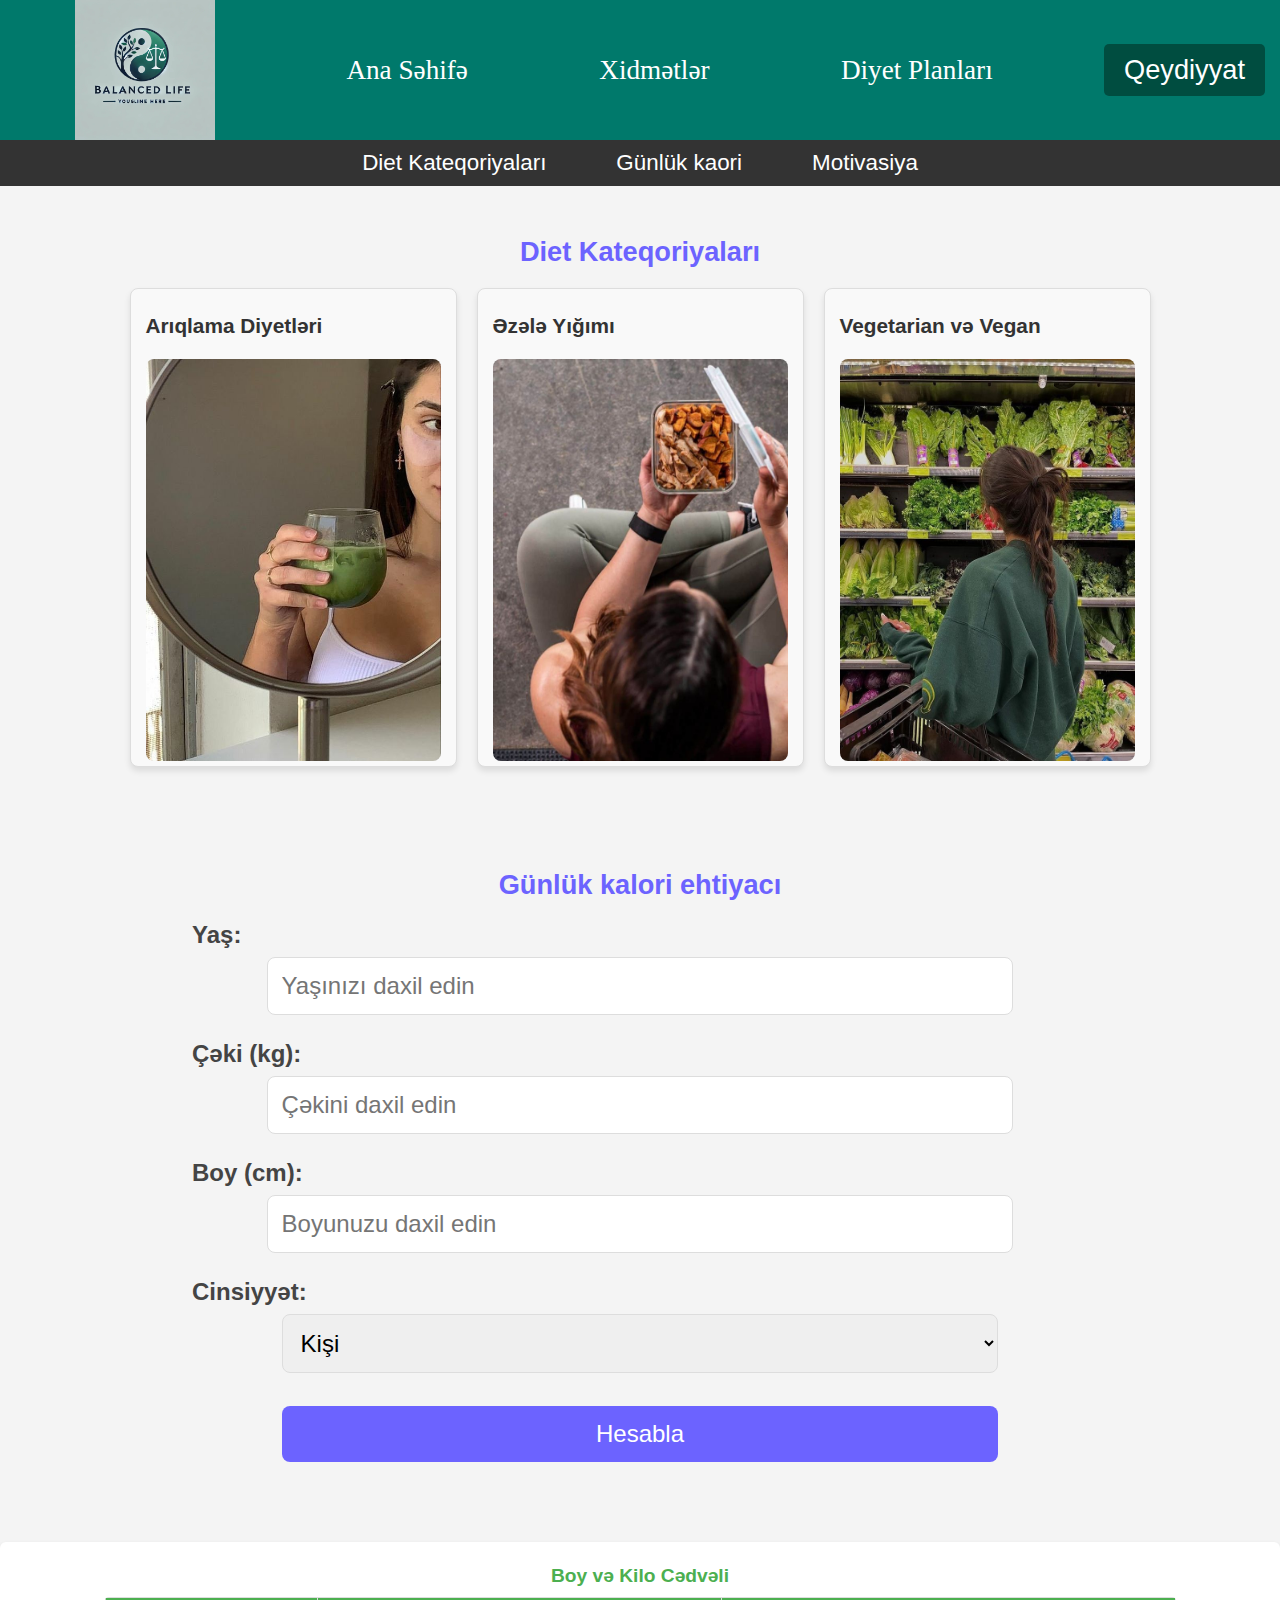
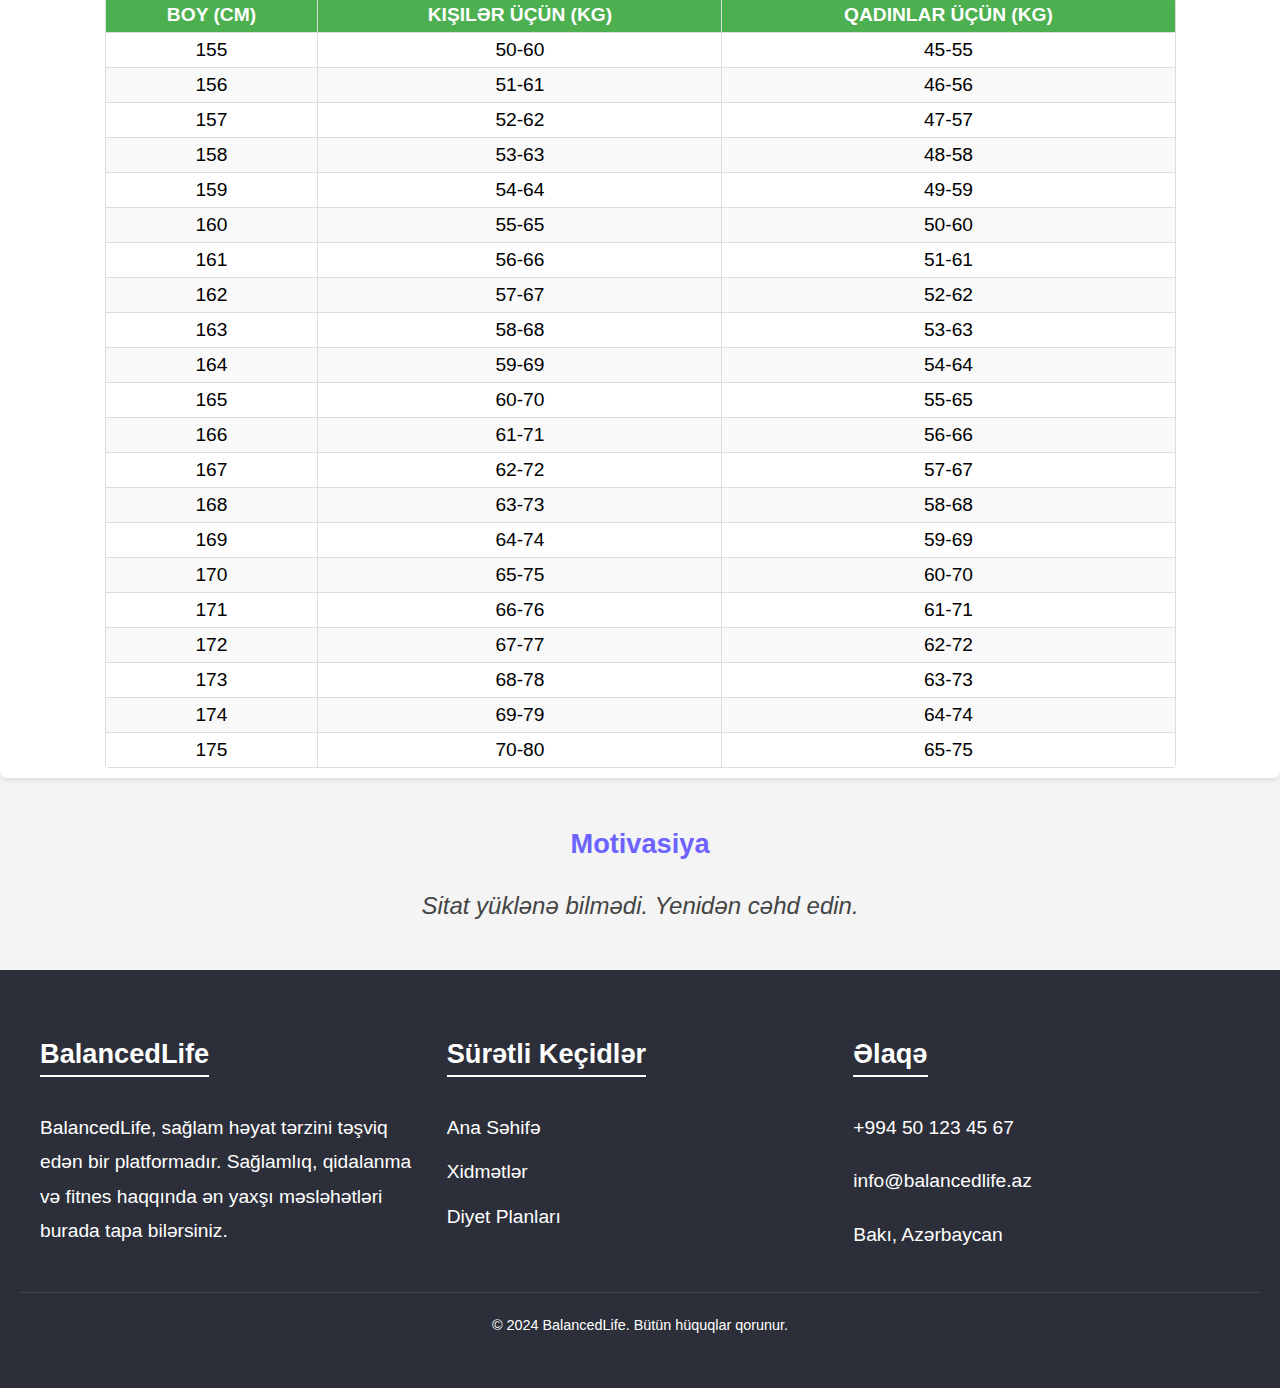
<file: dietplan/dietplan.html>
<!DOCTYPE html>
<html lang="en">
<head>
    <meta charset="UTF-8">
    <meta name="viewport" content="width=device-width, initial-scale=1.0">
    <title>Diyet Planları</title>
    <link rel="stylesheet" href="dietplan.css">
</head>
<body>
    <header id="header">
        <img src="../images/blife1.jpg" alt="" class="balancedlife">
        <a href="../index.html">Ana Səhifə</a>
        <a href="../services/services.html">Xidmətlər</a>
        <a href="../dietplan/dietplan.html">Diyet Planları</a>
        <button class="register-button " id="registerButton" >Qeydiyyat</button>
        <div class="burger-menu-icon" id="burger-icon"> 
            <img src="../images/menu-bar.png" alt="burger menu"> 
        </div>
        <div class="menu">
             <a href="../index.html">Ana Səhifə</a> 
             <a href="../services/services.html">Xidmətlər</a> 
             <a href="../dietplan/dietplan.html">Diyet Planları</a> 
             <button class="register-button" id="registerButton">Qeydiyyat</button> 
        </div>
    </header>

    <nav class="navigation">
        <ul>
            <li><a href="#categories">Diet Kateqoriyaları</a></li>
            <li><a href="#personal-plan">Günlük kaori</a></li>
            <li><a href="#motivation">Motivasiya</a></li>
            <!-- <li><a href="#tips">Hədəflər</a></li> -->
        </ul>
    </nav>

    <main>
        <section id="categories" class="section">
            <h2>Diet Kateqoriyaları</h2>
            <div class="categories">
                <div class="category-card">
                    <a href="../weight-loss/weight-loss.html" >
                        <h3>Arıqlama Diyetləri</h3>
                        <img src="../images/balans.jpg" alt="Weight Loss Diet">
                    </a>
                </div>
                <div class="category-card">
                    <a href="../muscle-gain/muscle-gain.html" >
                        <h3>Əzələ Yığımı</h3>
                        <img src="../images/woman.jpg" alt="Muscle Gain Diet">
                    </a>
                </div>
                <div class="category-card">
                    <a href="../vegan-diet/vegan-diet.html" >
                        <h3>Vegetarian və Vegan</h3>
                        <img src="../images/veganwomen.jpg" alt="Vegan Diet">
                    </a>
                </div>
            </div>
        </section>
        

        <section id="personal-plan" class="section daily-calory">
            <h2>Günlük kalori ehtiyacı</h2>
            <form id="diet-form">
                <label>Yaş:
                    <input type="text" name="age" placeholder="Yaşınızı daxil edin" required>
                </label>
                <label>Çəki (kg):
                    <input type="text" name="weight" placeholder="Çəkini daxil edin" required>
                </label>
                <label>Boy (cm):
                    <input type="text" name="height" placeholder="Boyunuzu daxil edin" required>
                </label>
                <label>Cinsiyyət:
                    <select name="gender" required>
                        <option value="male">Kişi</option>
                        <option value="female">Qadın</option>
                    </select>
                </label>
                <button type="submit">Hesabla</button>
            </form>
            <div id="result-container"></div>
        </section>


        <section class="container">
            <h1>Boy və Kilo Cədvəli</h1>
            <table>
                <thead>
                  <tr>
                    <th>Boy (cm)</th>
                    <th>Kişilər üçün (kg)</th>
                    <th>Qadınlar üçün (kg)</th>
                  </tr>
                </thead>
                <tbody>
                  <!-- <tr><td>150</td><td>45-55</td><td>40-50</td></tr>
                  <tr><td>151</td><td>46-56</td><td>41-51</td></tr>
                  <tr><td>152</td><td>47-57</td><td>42-52</td></tr>
                  <tr><td>153</td><td>48-58</td><td>43-53</td></tr>
                  <tr><td>154</td><td>49-59</td><td>44-54</td></tr> -->
                  <tr><td>155</td><td>50-60</td><td>45-55</td></tr>
                  <tr><td>156</td><td>51-61</td><td>46-56</td></tr>
                  <tr><td>157</td><td>52-62</td><td>47-57</td></tr>
                  <tr><td>158</td><td>53-63</td><td>48-58</td></tr>
                  <tr><td>159</td><td>54-64</td><td>49-59</td></tr>
                  <tr><td>160</td><td>55-65</td><td>50-60</td></tr>
                  <tr><td>161</td><td>56-66</td><td>51-61</td></tr>
                  <tr><td>162</td><td>57-67</td><td>52-62</td></tr>
                  <tr><td>163</td><td>58-68</td><td>53-63</td></tr>
                  <tr><td>164</td><td>59-69</td><td>54-64</td></tr>
                  <tr><td>165</td><td>60-70</td><td>55-65</td></tr>
                  <tr><td>166</td><td>61-71</td><td>56-66</td></tr>
                  <tr><td>167</td><td>62-72</td><td>57-67</td></tr>
                  <tr><td>168</td><td>63-73</td><td>58-68</td></tr>
                  <tr><td>169</td><td>64-74</td><td>59-69</td></tr>
                  <tr><td>170</td><td>65-75</td><td>60-70</td></tr>
                  <tr><td>171</td><td>66-76</td><td>61-71</td></tr>
                  <tr><td>172</td><td>67-77</td><td>62-72</td></tr>
                  <tr><td>173</td><td>68-78</td><td>63-73</td></tr>
                  <tr><td>174</td><td>69-79</td><td>64-74</td></tr>
                  <tr><td>175</td><td>70-80</td><td>65-75</td></tr>
                  <!-- <tr><td>176</td><td>71-81</td><td>66-76</td></tr>
                  <tr><td>177</td><td>72-82</td><td>67-77</td></tr>
                  <tr><td>178</td><td>73-83</td><td>68-78</td></tr>
                  <tr><td>179</td><td>74-84</td><td>69-79</td></tr>
                  <tr><td>180</td><td>75-85</td><td>70-80</td></tr> -->
                </tbody>
              </table>
              
          </section>

        <section id="motivation" class="section">
            <h2>Motivasiya</h2>
            <div id="goal-container">
                <p id="quote">Sitat burada görsənəcək</p>
                <p id="author"></p>
            </div>
        </section>
        
        <!-- <section id="tips" class="section">
            <h2>Hədəf</h2>
            <div id="goal-container">
                <form id="goal-form">
                    <input type="text" id="goal-input" placeholder="Bugünkü məqsədinizi yazın" required>
                    <button type="submit" class="goal-button">Əlavə et</button>
                </form>
                <ul id="goal-list"></ul>
            </div>
        </section> -->
    </main>

    <footer>
        <div class="footer-container">
            <div class="footer-section about">
                <h3>BalancedLife</h3>
                <p>BalancedLife, sağlam həyat tərzini təşviq edən bir platformadır. Sağlamlıq, qidalanma və fitnes haqqında ən yaxşı məsləhətləri burada tapa bilərsiniz.</p>
            </div>
            <div class="footer-section links">
                <h3>Sürətli Keçidlər</h3>
                <ul>
                    <li><a href="../index.html">Ana Səhifə</a></li>
                    <li><a href="../services//services.html">Xidmətlər</a></li>
                    <li><a href="../dietplan/dietplan.html">Diyet Planları</a></li>
                </ul>
            </div>
            <div class="footer-section contact">
                <h3>Əlaqə</h3>
                <p><i class="fas fa-phone"></i> +994 50 123 45 67</p>
                <p><i class="fas fa-envelope"></i> info@balancedlife.az</p>
                <p><i class="fas fa-map-marker-alt"></i> Bakı, Azərbaycan</p>
            </div>
        </div>

        <div class="footer-bottom">
            <p>&copy; 2024 BalancedLife. Bütün hüquqlar qorunur.</p>
        </div>
    </footer>

    <script src="dietplan.js"></script>
</body>
</html>
</file>
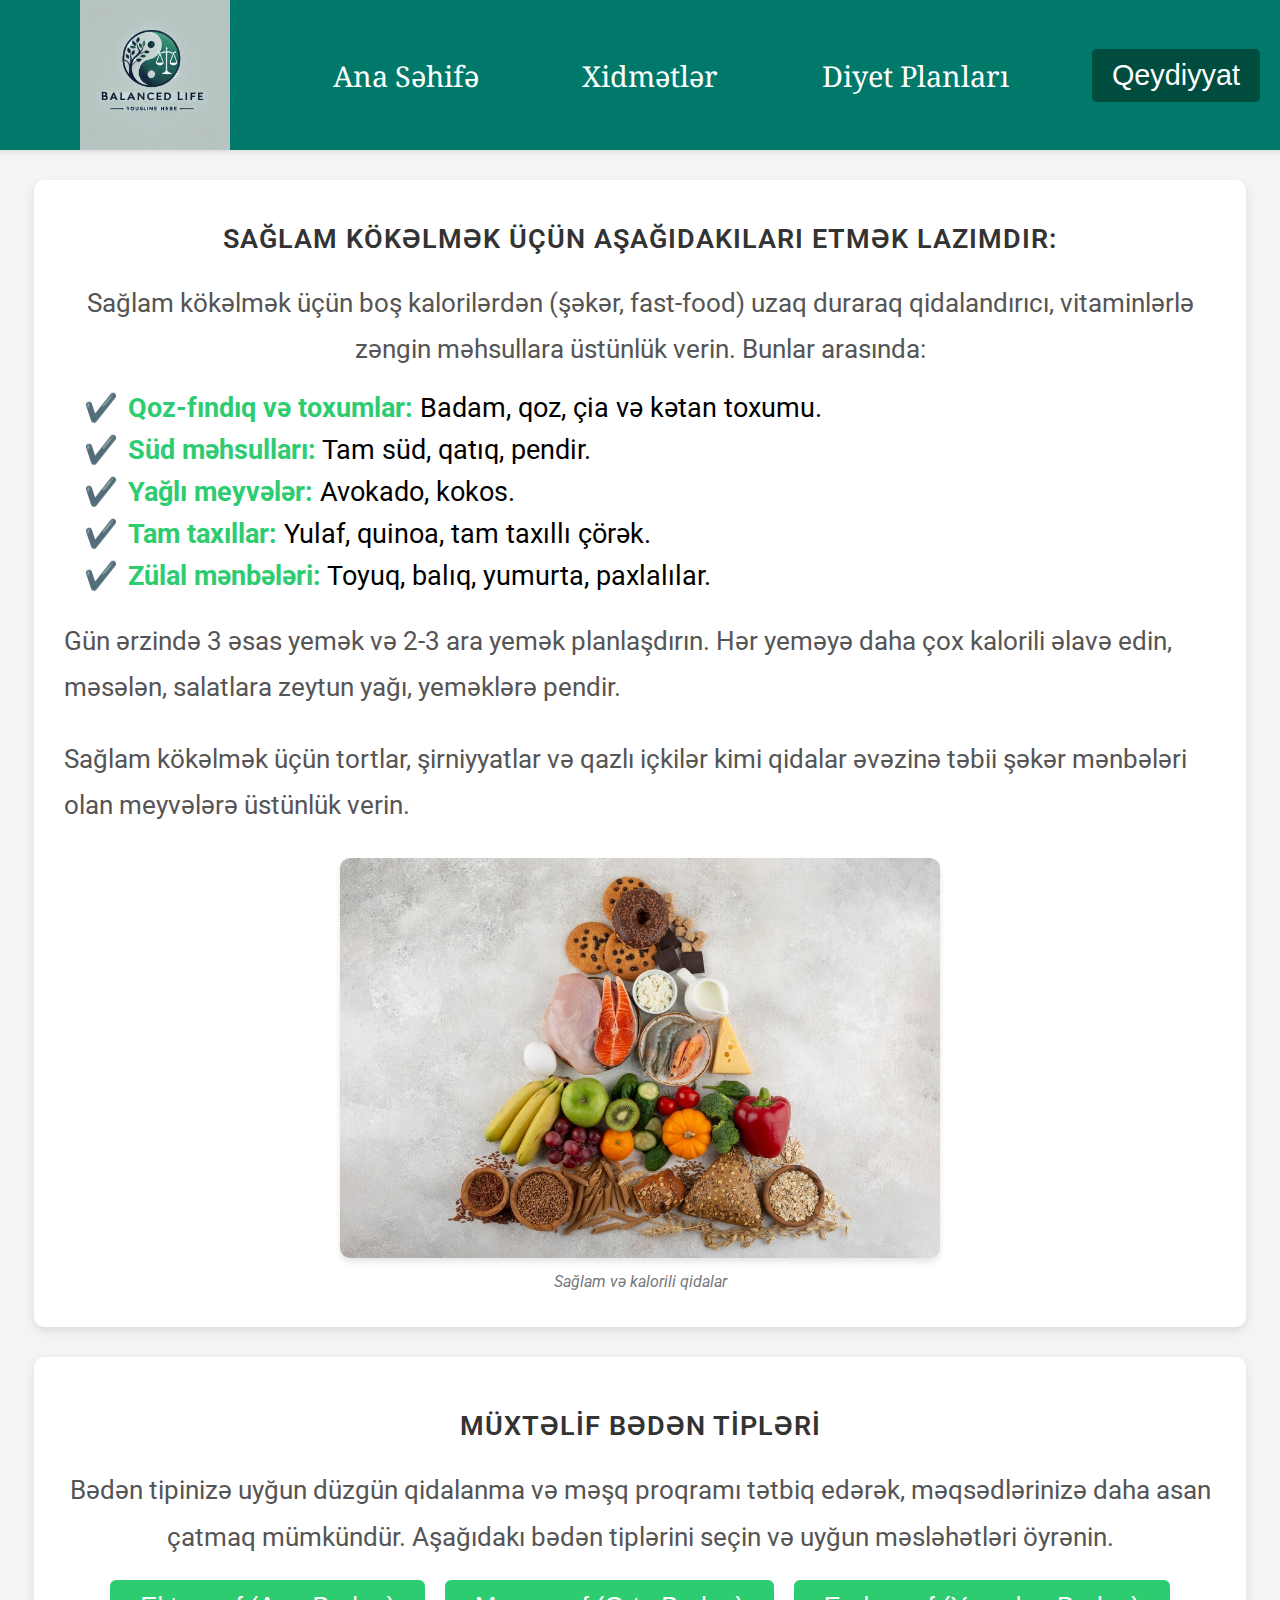
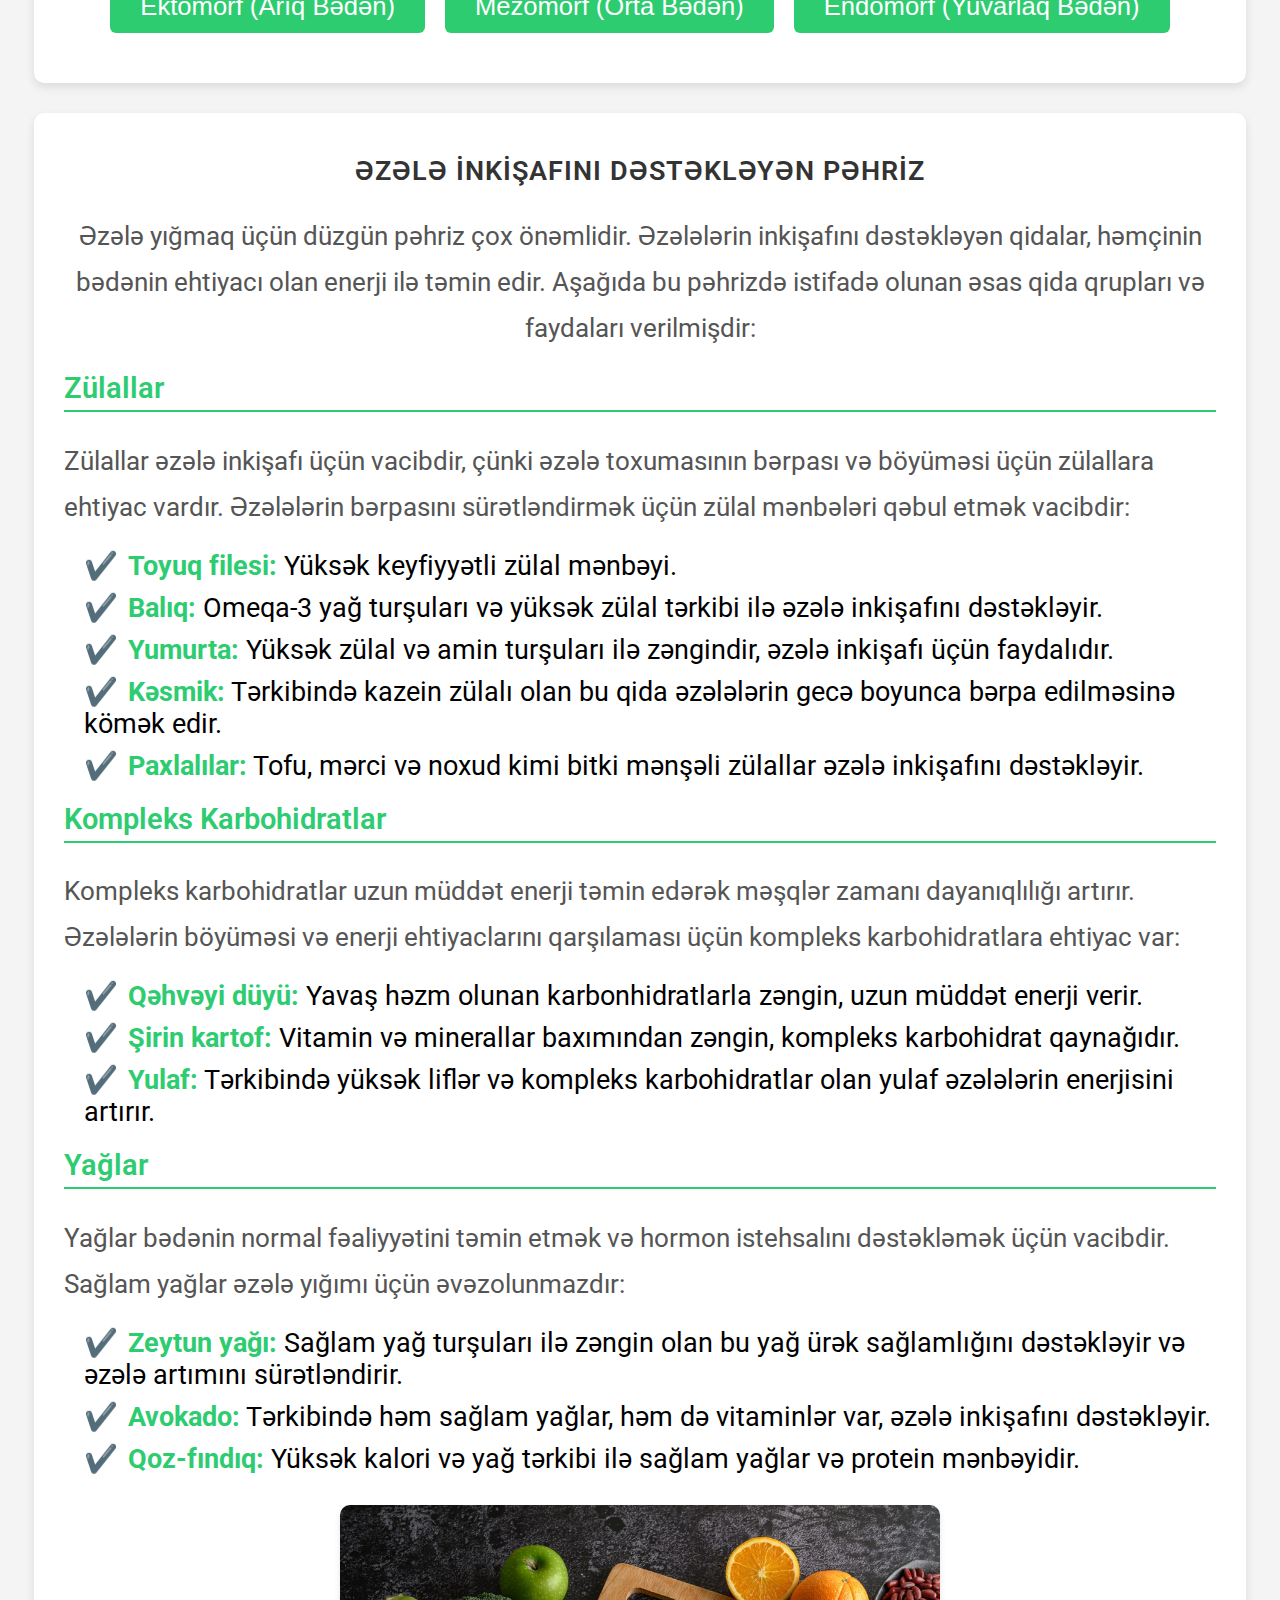
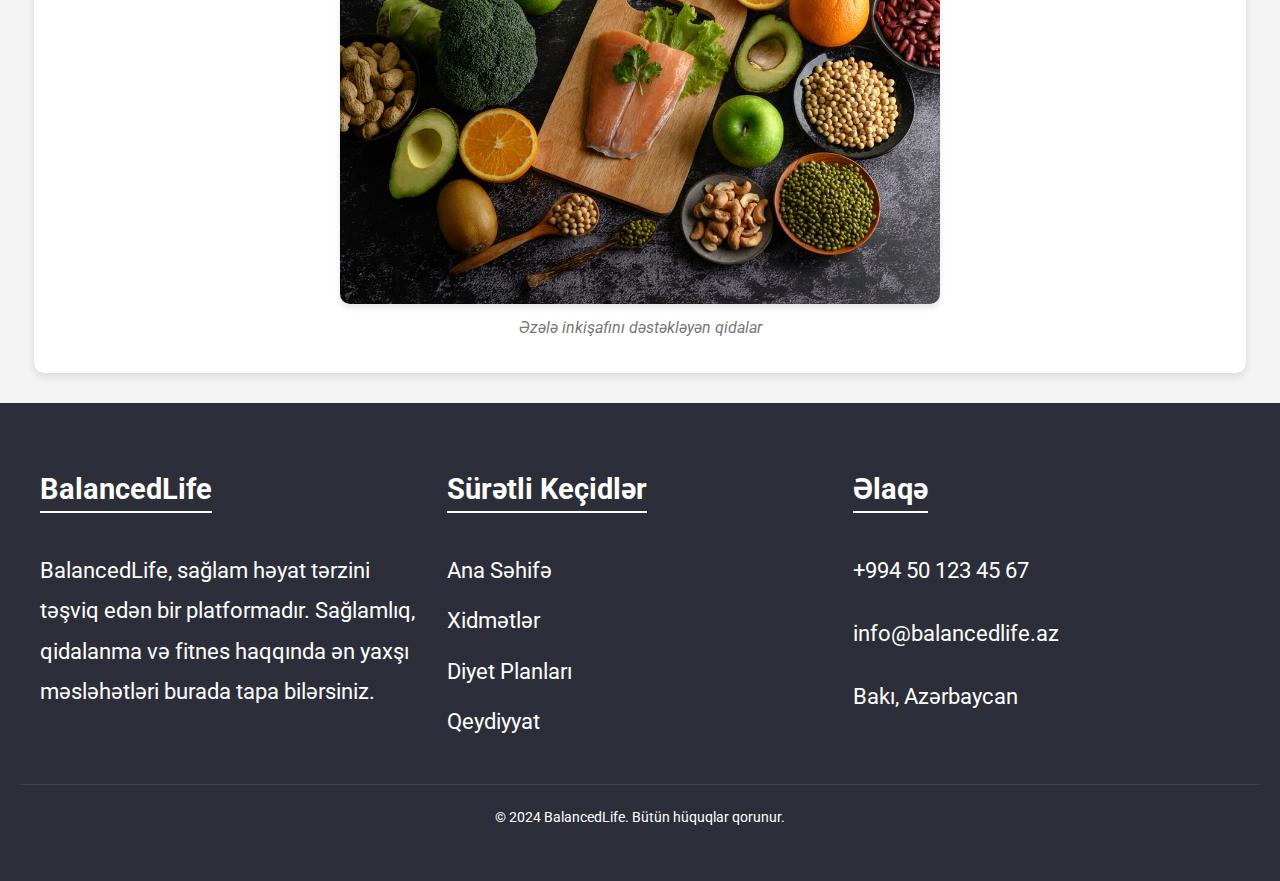
<file: muscle-gain/muscle-gain.html>
<!DOCTYPE html>
<html lang="az">
<head>
    <meta charset="UTF-8">
    <meta name="viewport" content="width=device-width, initial-scale=1.0">
    <title>Əzələ Yığımı və Sağlam Kökəlmə</title>
    <link rel="stylesheet" href="muscle-gain.css">
</head>
<body>
    <header id="header">
        <img src="../images/blife1.jpg" alt="" class="balancedlife">
        <a href="../index.html">Ana Səhifə</a>
        <a href="../services/services.html">Xidmətlər</a>
        <a href="../dietplan/dietplan.html">Diyet Planları</a>
        <button class="register-button " id="registerButton" >Qeydiyyat</button>
        <div class="burger-menu-icon" id="burger-icon"> 
            <img src="../images/menu-bar.png" alt="burger menu"> 
        </div>
        <div class="menu">
             <a href="../index.html">Ana Səhifə</a> 
             <a href="../services/services.html">Xidmətlər</a> 
             <a href="../dietplan/dietplan.html">Diyet Planları</a> 
             <button class="register-button" id="registerButton">Qeydiyyat</button> 
        </div>
    </header>


    <main>

        <section class="tips-section">
            <h2 class="section-title">Sağlam kökəlmək üçün aşağıdakıları etmək lazımdır:</h2>
            <p class="intro-text">Sağlam kökəlmək üçün boş kalorilərdən (şəkər, fast-food) uzaq duraraq qidalandırıcı, vitaminlərlə zəngin məhsullara üstünlük verin. Bunlar arasında:</p>
            <ul class="food-list">
                <li><strong>Qoz-fındıq və toxumlar:</strong> Badam, qoz, çia və kətan toxumu.</li>
                <li><strong>Süd məhsulları:</strong> Tam süd, qatıq, pendir.</li>
                <li><strong>Yağlı meyvələr:</strong> Avokado, kokos.</li>
                <li><strong>Tam taxıllar:</strong> Yulaf, quinoa, tam taxıllı çörək.</li>
                <li><strong>Zülal mənbələri:</strong> Toyuq, balıq, yumurta, paxlalılar.</li>
            </ul>
            <p class="meal-tips">Gün ərzində 3 əsas yemək və 2-3 ara yemək planlaşdırın. Hər yeməyə daha çox kalorili əlavə edin, məsələn, salatlara zeytun yağı, yeməklərə pendir.</p>
            <p class="avoid-empty-calories">Sağlam kökəlmək üçün tortlar, şirniyyatlar və qazlı içkilər kimi qidalar əvəzinə təbii şəkər mənbələri olan meyvələrə üstünlük verin.</p>
    
            <figure class="image-figure">
                <img src="../images/sağlamkaloriliqidalar.jpg" alt="Sağlam Qidalar" width="500" class="food-image">
                <figcaption class="image-caption">Sağlam və kalorili qidalar</figcaption>
            </figure>
        </section>
    
        <section id="body-types">
            <h2 class="section-title">Müxtəlif Bədən Tipləri</h2>
            <p class="intro-text">Bədən tipinizə uyğun düzgün qidalanma və məşq proqramı tətbiq edərək, məqsədlərinizə daha asan çatmaq mümkündür. Aşağıdakı bədən tiplərini seçin və uyğun məsləhətləri öyrənin.</p>
            
            <div class="body-type-options">
                <button class="body-type-btn" id="ektomorf-btn">Ektomorf (Arıq Bədən)</button>
                <button class="body-type-btn" id="mezomorf-btn">Mezomorf (Orta Bədən)</button>
                <button class="body-type-btn" id="endomorf-btn">Endomorf (Yuvarlaq Bədən)</button>
              </div>
              
            
            <div id="ektomorf-tips" class="tips-content">
                <p>
                    Ektomorf bədən tipinə sahib olan insanlar adətən uzun boylu, incə və əzələ kütləsi az olan insanlardır. Onların metabolizması çox sürətli olur və bu səbəbdən kilo almaq onlar üçün çətindir.
                </p>
                <h3>Ektomorf Bədən Tipi üçün Məsləhətlər:</h3>
                <ul>
                    <li>Gündəlik kalori qəbulunu artırın və qidalandırıcı məhsullara üstünlük verin.</li>
                    <li>Ağır çəkili məşqlərə fokuslanın, xüsusən də əzələ artımını təşviq edən hərəkətlərə.</li>
                    <li>Yüksək zülal və karbonhidrat tərkibli qidalarla pəhrizinizi zənginləşdirin.</li>
                    <li>Yeməklər arasında ara yeməklər əlavə edin, məsələn, qoz, badam və s.</li>
                </ul>
            </div>
        
            <div id="mezomorf-tips" class="tips-content">
                <p>
                    Mezomorf bədən tipi genetik olaraq balanslı əzələ kütləsinə və orta bədən yağına sahib olan insanları təmsil edir. Bu tipdəki insanlar asanlıqla əzələ qazana bilər və onlara balanslı bir məşq və qidalanma rejimi uygundur.
                </p>
                <h3>Mezomorf Bədən Tipi üçün Məsləhətlər:</h3>
                <ul>
                    <li>Balanslı qidalanmaya riayət edin, həm əzələ yığımı, həm də yağ azaldılması məqsədilə.</li>
                    <li>Yüngül və orta ağırlıqlı məşqlərlə əzələləri gücləndirin.</li>
                    <li>Qida tərkibində bərabər nisbətdə zülal, yağ və karbohidratlar olsun.</li>
                    <li>Müntəzəm kardio məşqləri ilə bədən tərkibini yaxşılaşdırın.</li>
                </ul>
            </div>
        
            <div id="endomorf-tips" class="tips-content">
                <p>
                    Endomorf bədən tipinə sahib olan insanlar təbii olaraq daha geniş çiyinlərə, kürəklərə və əzələlərə sahibdirlər. Ancaq bu bədən tipi üçün əsas çətinlik yağ yığılmasının qarşısını almaqdır. Onlar, ektomorf və mezomorf tipli insanlardan daha çox kaloriyə malikdirlər və daha asanlıqla yağ yığırlar.
                </p>
                <h3>Endomorf Bədən Tipi üçün Məsləhətlər:</h3>
                <ul>
                    <li>Kalori qəbulunu nəzarətdə saxlayın və qarışıq məşqlərə (kardio + güc) fokuslanın.</li>
                    <li>Zülalları artırın və sadə karbonhidratlardan çəkinin.</li>
                    <li>Yüksək lif tərkibli qidalarla, məsələn, tərəvəzlər və tam taxıllarla pəhrizinizə daxil edin.</li>
                    <li>Sıx və davamlı məşqlərlə metabolizmanın sürətini artırın.</li>
                </ul>
            </div>
        </section>
        <section class="muscle-gain-program">
            <h2 class="section-title">Əzələ İnkişafını Dəstəkləyən Pəhriz</h2>
            <p class="intro-text">Əzələ yığmaq üçün düzgün pəhriz çox önəmlidir. Əzələlərin inkişafını dəstəkləyən qidalar, həmçinin bədənin ehtiyacı olan enerji ilə təmin edir. Aşağıda bu pəhrizdə istifadə olunan əsas qida qrupları və faydaları verilmişdir:</p>
            
            <h3 class="sub-title">Zülallar</h3>
            <p class="protein-info">Zülallar əzələ inkişafı üçün vacibdir, çünki əzələ toxumasının bərpası və böyüməsi üçün zülallara ehtiyac vardır. Əzələlərin bərpasını sürətləndirmək üçün zülal mənbələri qəbul etmək vacibdir:</p>
            <ul class="protein-list">
                <li><strong>Toyuq filesi:</strong> Yüksək keyfiyyətli zülal mənbəyi.</li>
                <li><strong>Balıq:</strong> Omeqa-3 yağ turşuları və yüksək zülal tərkibi ilə əzələ inkişafını dəstəkləyir.</li>
                <li><strong>Yumurta:</strong> Yüksək zülal və amin turşuları ilə zəngindir, əzələ inkişafı üçün faydalıdır.</li>
                <li><strong>Kəsmik:</strong> Tərkibində kazein zülalı olan bu qida əzələlərin gecə boyunca bərpa edilməsinə kömək edir.</li>
                <li><strong>Paxlalılar:</strong> Tofu, mərci və noxud kimi bitki mənşəli zülallar əzələ inkişafını dəstəkləyir.</li>
            </ul>
    
            <h3 class="sub-title">Kompleks Karbohidratlar</h3>
            <p class="carb-info">Kompleks karbohidratlar uzun müddət enerji təmin edərək məşqlər zamanı dayanıqlılığı artırır. Əzələlərin böyüməsi və enerji ehtiyaclarını qarşılaması üçün kompleks karbohidratlara ehtiyac var:</p>
            <ul class="carb-list">
                <li><strong>Qəhvəyi düyü:</strong> Yavaş həzm olunan karbonhidratlarla zəngin, uzun müddət enerji verir.</li>
                <li><strong>Şirin kartof:</strong> Vitamin və minerallar baxımından zəngin, kompleks karbohidrat qaynağıdır.</li>
                <li><strong>Yulaf:</strong> Tərkibində yüksək liflər və kompleks karbohidratlar olan yulaf əzələlərin enerjisini artırır.</li>
            </ul>
    
            <h3 class="sub-title">Yağlar</h3>
            <p class="fats-info">Yağlar bədənin normal fəaliyyətini təmin etmək və hormon istehsalını dəstəkləmək üçün vacibdir. Sağlam yağlar əzələ yığımı üçün əvəzolunmazdır:</p>
            <ul class="fats-list">
                <li><strong>Zeytun yağı:</strong> Sağlam yağ turşuları ilə zəngin olan bu yağ ürək sağlamlığını dəstəkləyir və əzələ artımını sürətləndirir.</li>
                <li><strong>Avokado:</strong> Tərkibində həm sağlam yağlar, həm də vitaminlər var, əzələ inkişafını dəstəkləyir.</li>
                <li><strong>Qoz-fındıq:</strong> Yüksək kalori və yağ tərkibi ilə sağlam yağlar və protein mənbəyidir.</li>
            </ul>
    
            <figure class="image-figure">
                <img src="../images/əzələinkişafıqida.jpg" alt="Əzələ Yığımı Qidaları" width="500" class="food-image">
                <figcaption class="image-caption">Əzələ inkişafını dəstəkləyən qidalar</figcaption>
            </figure>
        </section>

    </main>
    
    <footer>
        <div class="footer-container">
            <div class="footer-section about">
                <h3>BalancedLife</h3>
                <p>BalancedLife, sağlam həyat tərzini təşviq edən bir platformadır. Sağlamlıq, qidalanma və fitnes haqqında ən yaxşı məsləhətləri burada tapa bilərsiniz.</p>
            </div>
            <div class="footer-section links">
                <h3>Sürətli Keçidlər</h3>
                <ul>
                    <li><a href="../index.html">Ana Səhifə</a></li>
                    <li><a href="../services/services.html">Xidmətlər</a></li>
                    <li><a href="../dietplan/dietplan.html">Diyet Planları</a></li>
                    <li><a href="../registration/registration.html">Qeydiyyat</a></li>
                </ul>
            </div>
            <div class="footer-section contact">
                <h3>Əlaqə</h3>
                <p><i class="fas fa-phone"></i> +994 50 123 45 67</p>
                <p><i class="fas fa-envelope"></i> info@balancedlife.az</p>
                <p><i class="fas fa-map-marker-alt"></i> Bakı, Azərbaycan</p>
            </div>
        </div>

        <div class="footer-bottom">
            <p>&copy; 2024 BalancedLife. Bütün hüquqlar qorunur.</p>
        </div>
    </footer>
<script src="muscle-gain.js"></script>
</body>
</html>
</file>
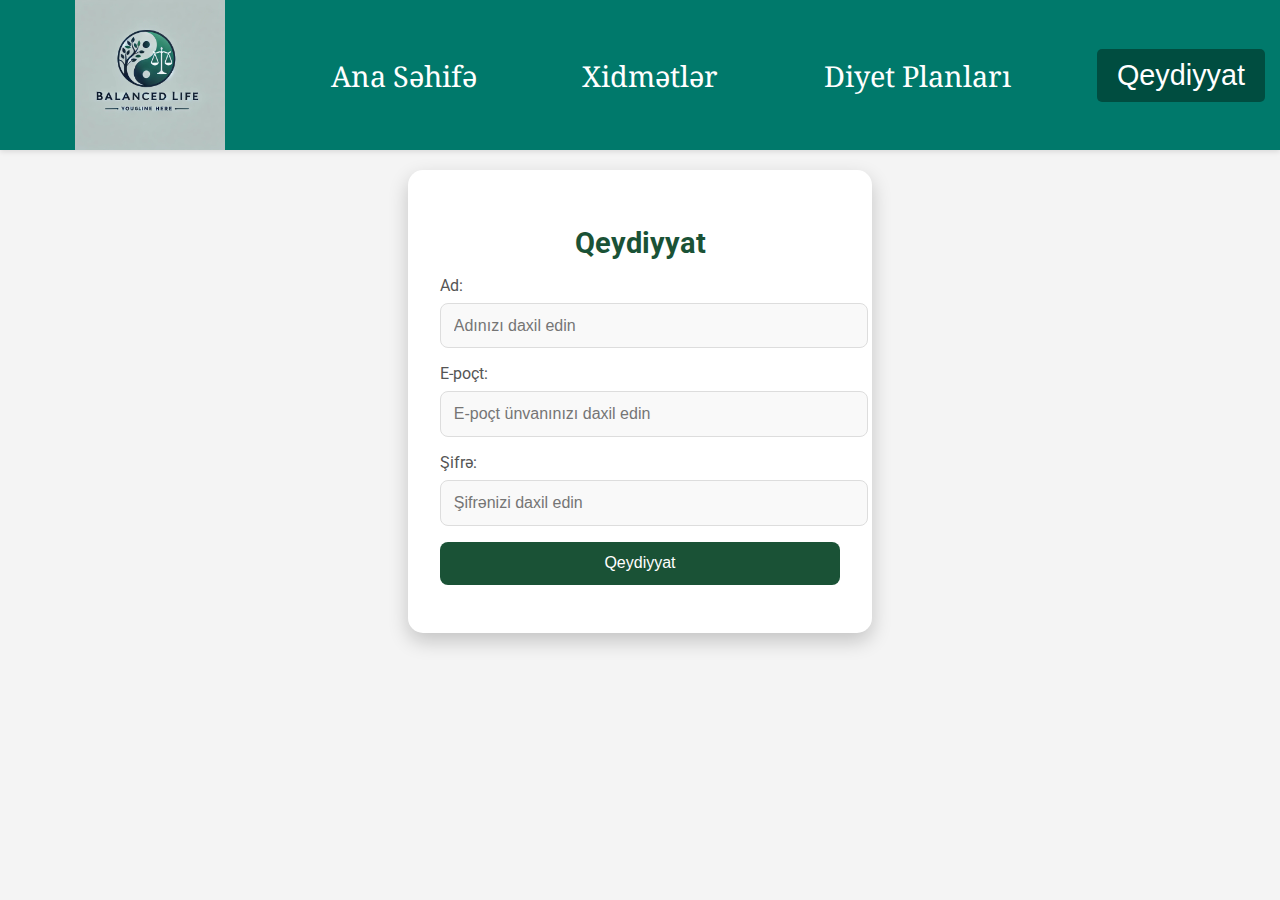
<file: registration/registration.html>
<!DOCTYPE html>
<html lang="en">
<head>
    <meta charset="UTF-8">
    <meta name="viewport" content="width=device-width, initial-scale=1.0">
    <title>Qeydiyyat</title>
    <link rel="stylesheet" href="registration.css">
</head>
<body>
    <header id="header">
        <img src="../images/blife1.jpg" alt="" class="balancedlife">
        <a href="../index.html">Ana Səhifə</a>
        <a href="../services/services.html">Xidmətlər</a>
        <a href="../dietplan/dietplan.html">Diyet Planları</a>
        <button class="register-button" id="headerRegisterButton">Qeydiyyat</button>
        <div class="burger-menu-icon" id="burger-icon">
            <img src="../images/menu-bar.png" alt="burger menu">
        </div>
        <div class="menu">
             <a href="./index.html">Ana Səhifə</a>
             <a href="../services/services.html">Xidmətlər</a>
             <a href="../dietplan/dietplan.html">Diyet Planları</a>
             <button class="register-button" id="headerRegisterButton">Qeydiyyat</button>
        </div>
    </header>

    <main>
        <div class="register-wrapper">
            <div class="register-card">
                <h2>Qeydiyyat</h2>
                <form id="registerForm" class="register-form">
                    <div class="form-group">
                        <label for="name">Ad:</label>
                        <input type="text" id="name" name="name" placeholder="Adınızı daxil edin" required>
                    </div>
                    <div class="form-group">
                        <label for="email">E-poçt:</label>
                        <input type="email" id="email" name="email" placeholder="E-poçt ünvanınızı daxil edin" required>
                    </div>
                    <div class="form-group">
                        <label for="password">Şifrə:</label>
                        <input type="password" id="password" name="password" placeholder="Şifrənizi daxil edin" required>
                    </div>
                    <button type="button" class="register-button" id="formRegisterButton">Qeydiyyat</button>
                </form>
                <p id="message" class="message"></p>
            </div>
        </div>
    </main>

    <script src="./registration.js"></script>
</body>
</html>
</file>
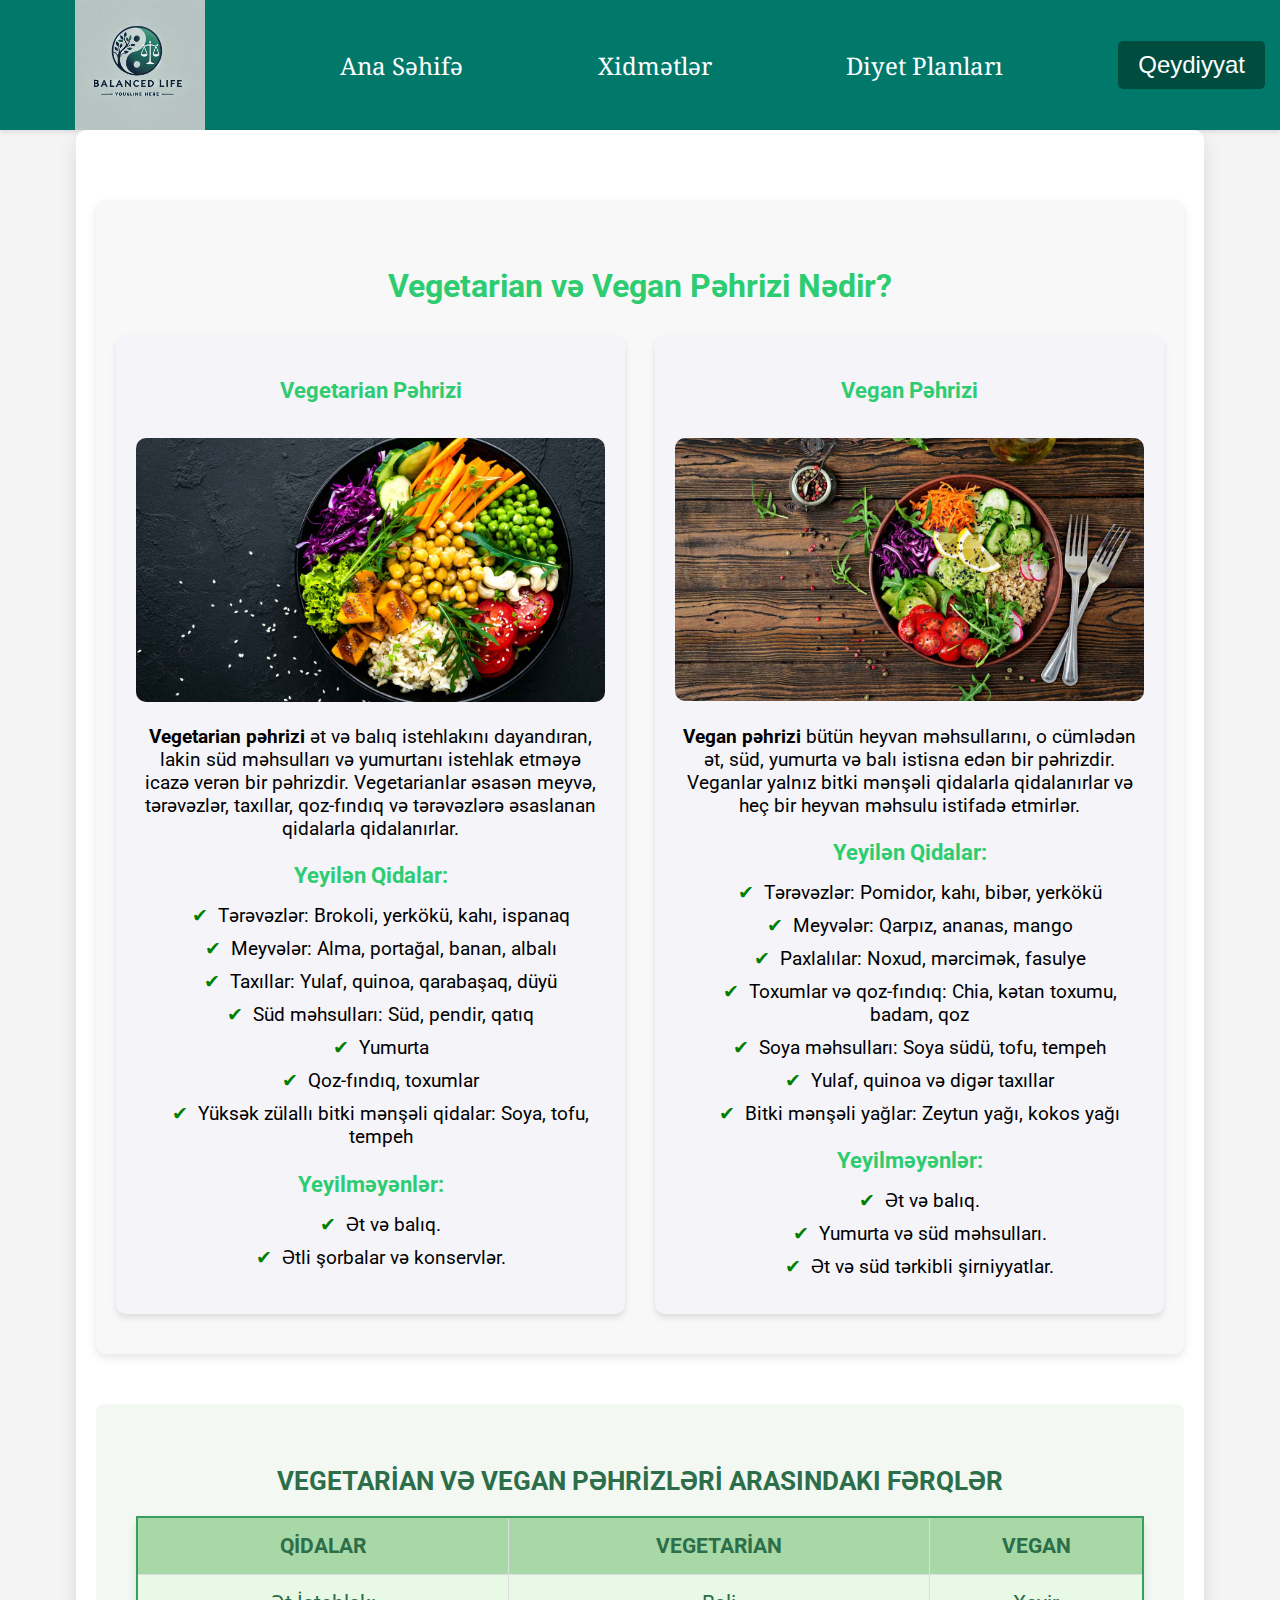
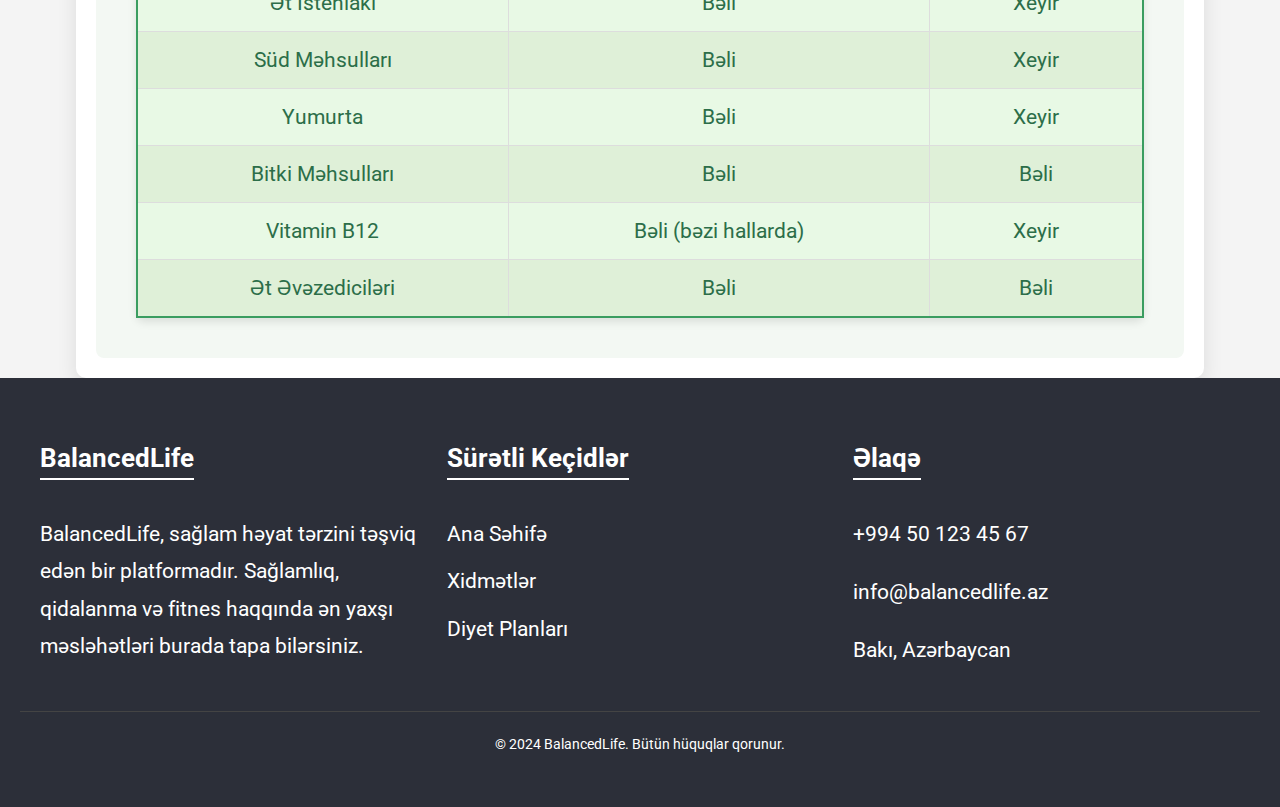
<file: vegan-diet/vegan-diet.html>
<!DOCTYPE html>
<html lang="az">
<head>
    <meta charset="UTF-8">
    <meta name="viewport" content="width=device-width, initial-scale=1.0">
    <title>Vegetarian və Vegan Dietləri</title>
    <link rel="stylesheet" href="vegan-diet.css">
</head>
<body>

    <header id="header">
        <img src="../images/blife1.jpg" alt="" class="balancedlife">
        <a href="../index.html">Ana Səhifə</a>
        <a href="../services/services.html">Xidmətlər</a>
        <a href="../dietplan/dietplan.html">Diyet Planları</a>
        <button class="register-button " id="registerButton" >Qeydiyyat</button>
        <div class="burger-menu-icon" id="burger-icon"> 
            <img src="../images/menu-bar.png" alt="burger menu"> 
        </div>
        <div class="menu">
             <a href="../index.html">Ana Səhifə</a> 
             <a href="../services/services.html">Xidmətlər</a> 
             <a href="../dietplan/dietplan.html">Diyet Planları</a> 
             <button class="register-button" id="registerButton">Qeydiyyat</button> 
        </div>
    </header>


    <main>

        <section class="diet-comparison">
            <h2 class="section-title">Vegetarian və Vegan Pəhrizi Nədir?</h2>
            <div class="comparison-container">
                <div class="comparison-item">
                    <h3>Vegetarian Pəhrizi</h3>
                    <img src="../images/vegeterian.jpg" alt="Vegetarian Diet" class="comparison-image">
                    <p>
                        <strong>Vegetarian pəhrizi</strong> ət və balıq istehlakını dayandıran, lakin süd məhsulları və yumurtanı istehlak etməyə icazə verən bir pəhrizdir.
                        Vegetarianlar əsasən meyvə, tərəvəzlər, taxıllar, qoz-fındıq və tərəvəzlərə əsaslanan qidalarla qidalanırlar.
                    </p>
                    <h3>Yeyilən Qidalar:</h3>
            <ul>
                <li>Tərəvəzlər: Brokoli, yerkökü, kahı, ispanaq</li>
                <li>Meyvələr: Alma, portağal, banan, albalı</li>
                <li>Taxıllar: Yulaf, quinoa, qarabaşaq, düyü</li>
                <li>Süd məhsulları: Süd, pendir, qatıq</li>
                <li>Yumurta</li>
                <li>Qoz-fındıq, toxumlar</li>
                <li>Yüksək zülallı bitki mənşəli qidalar: Soya, tofu, tempeh</li>
            </ul>
            <h3>Yeyilməyənlər:</h3>
            <ul>
                <li>Ət və balıq.</li>
                <li>Ətli şorbalar və konservlər.</li>
            </ul>
                </div>
        
                <div class="comparison-item">
                    <h3>Vegan Pəhrizi</h3>
                    <img src="../images/vegann.jpg" alt="Vegan Diet" class="comparison-image">
                    <p>
                        <strong>Vegan pəhrizi</strong> bütün heyvan məhsullarını, o cümlədən ət, süd, yumurta və balı istisna edən bir pəhrizdir.
                        Veganlar yalnız bitki mənşəli qidalarla qidalanırlar və heç bir heyvan məhsulu istifadə etmirlər.
                    </p>
                    <h3>Yeyilən Qidalar:</h3>
            <ul>
                <li>Tərəvəzlər: Pomidor, kahı, bibər, yerkökü</li>
                <li>Meyvələr: Qarpız, ananas, mango</li>
                <li>Paxlalılar: Noxud, mərcimək, fasulye</li>
                <li>Toxumlar və qoz-fındıq: Chia, kətan toxumu, badam, qoz</li>
                <li>Soya məhsulları: Soya südü, tofu, tempeh</li>
                <li>Yulaf, quinoa və digər taxıllar</li>
                <li>Bitki mənşəli yağlar: Zeytun yağı, kokos yağı</li>
            </ul>
            <h3>Yeyilməyənlər:</h3>
            <ul>
                <li>Ət və balıq.</li>
                <li>Yumurta və süd məhsulları.</li>
                <li>Ət və süd tərkibli şirniyyatlar.</li>
            </ul>
                </div>
            </div>
        </section>
        
        <section class="diet-comparison-table">
            <h2>Vegetarian və Vegan Pəhrizləri Arasındakı Fərqlər</h2>
            <table>
                <thead>
                    <tr>
                        <th>Qidalar</th>
                        <th>Vegetarian</th>
                        <th>Vegan</th>
                    </tr>
                </thead>
                <tbody>
                    <tr>
                        <td>Ət İstehlakı</td>
                        <td>Bəli</td>
                        <td>Xeyir</td>
                    </tr>
                    <tr>
                        <td>Süd Məhsulları</td>
                        <td>Bəli</td>
                        <td>Xeyir</td>
                    </tr>
                    <tr>
                        <td>Yumurta</td>
                        <td>Bəli</td>
                        <td>Xeyir</td>
                    </tr>
                    <tr>
                        <td>Bitki Məhsulları</td>
                        <td>Bəli</td>
                        <td>Bəli</td>
                    </tr>
                    <tr>
                        <td>Vitamin B12</td>
                        <td>Bəli (bəzi hallarda)</td>
                        <td>Xeyir</td>
                    </tr>
                    <tr>
                        <td>Ət Əvəzediciləri</td>
                        <td>Bəli</td>
                        <td>Bəli</td>
                    </tr>
                </tbody>
            </table>
        </section>
    </main>

    <footer>
        <div class="footer-container">
            <div class="footer-section about">
                <h3>BalancedLife</h3>
                <p>BalancedLife, sağlam həyat tərzini təşviq edən bir platformadır. Sağlamlıq, qidalanma və fitnes haqqında ən yaxşı məsləhətləri burada tapa bilərsiniz.</p>
            </div>
            <div class="footer-section links">
                <h3>Sürətli Keçidlər</h3>
                <ul>
                    <li><a href="../index.html">Ana Səhifə</a></li>
                    <li><a href="../services/services.html">Xidmətlər</a></li>
                    <li><a href="../dietplan/dietplan.html">Diyet Planları</a></li>
                </ul>
            </div>
            <div class="footer-section contact">
                <h3>Əlaqə</h3>
                <p><i class="fas fa-phone"></i> +994 50 123 45 67</p>
                <p><i class="fas fa-envelope"></i> info@balancedlife.az</p>
                <p><i class="fas fa-map-marker-alt"></i> Bakı, Azərbaycan</p>
            </div>
        </div>

        <div class="footer-bottom">
            <p>&copy; 2024 BalancedLife. Bütün hüquqlar qorunur.</p>
        </div>
    </footer>

    <script src="vegan-diet.js"></script>
</body>
</html>
</file>
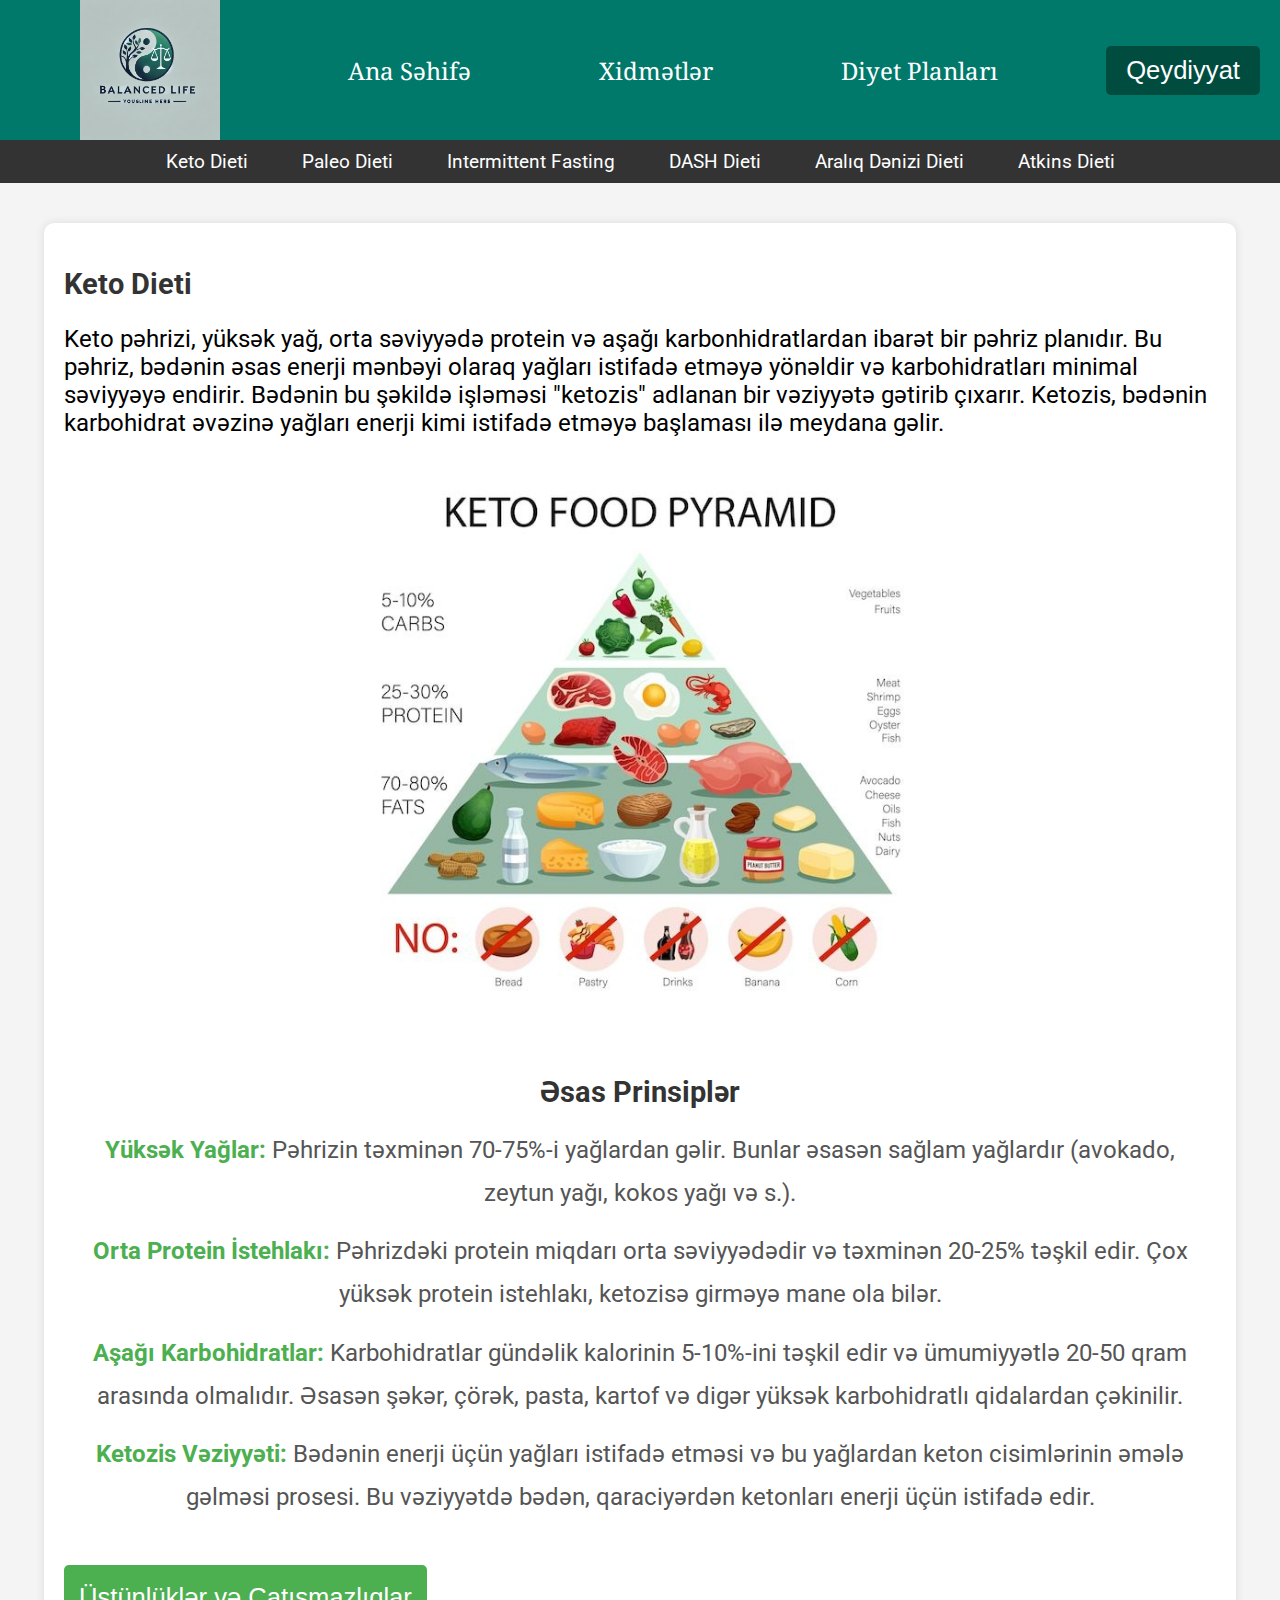
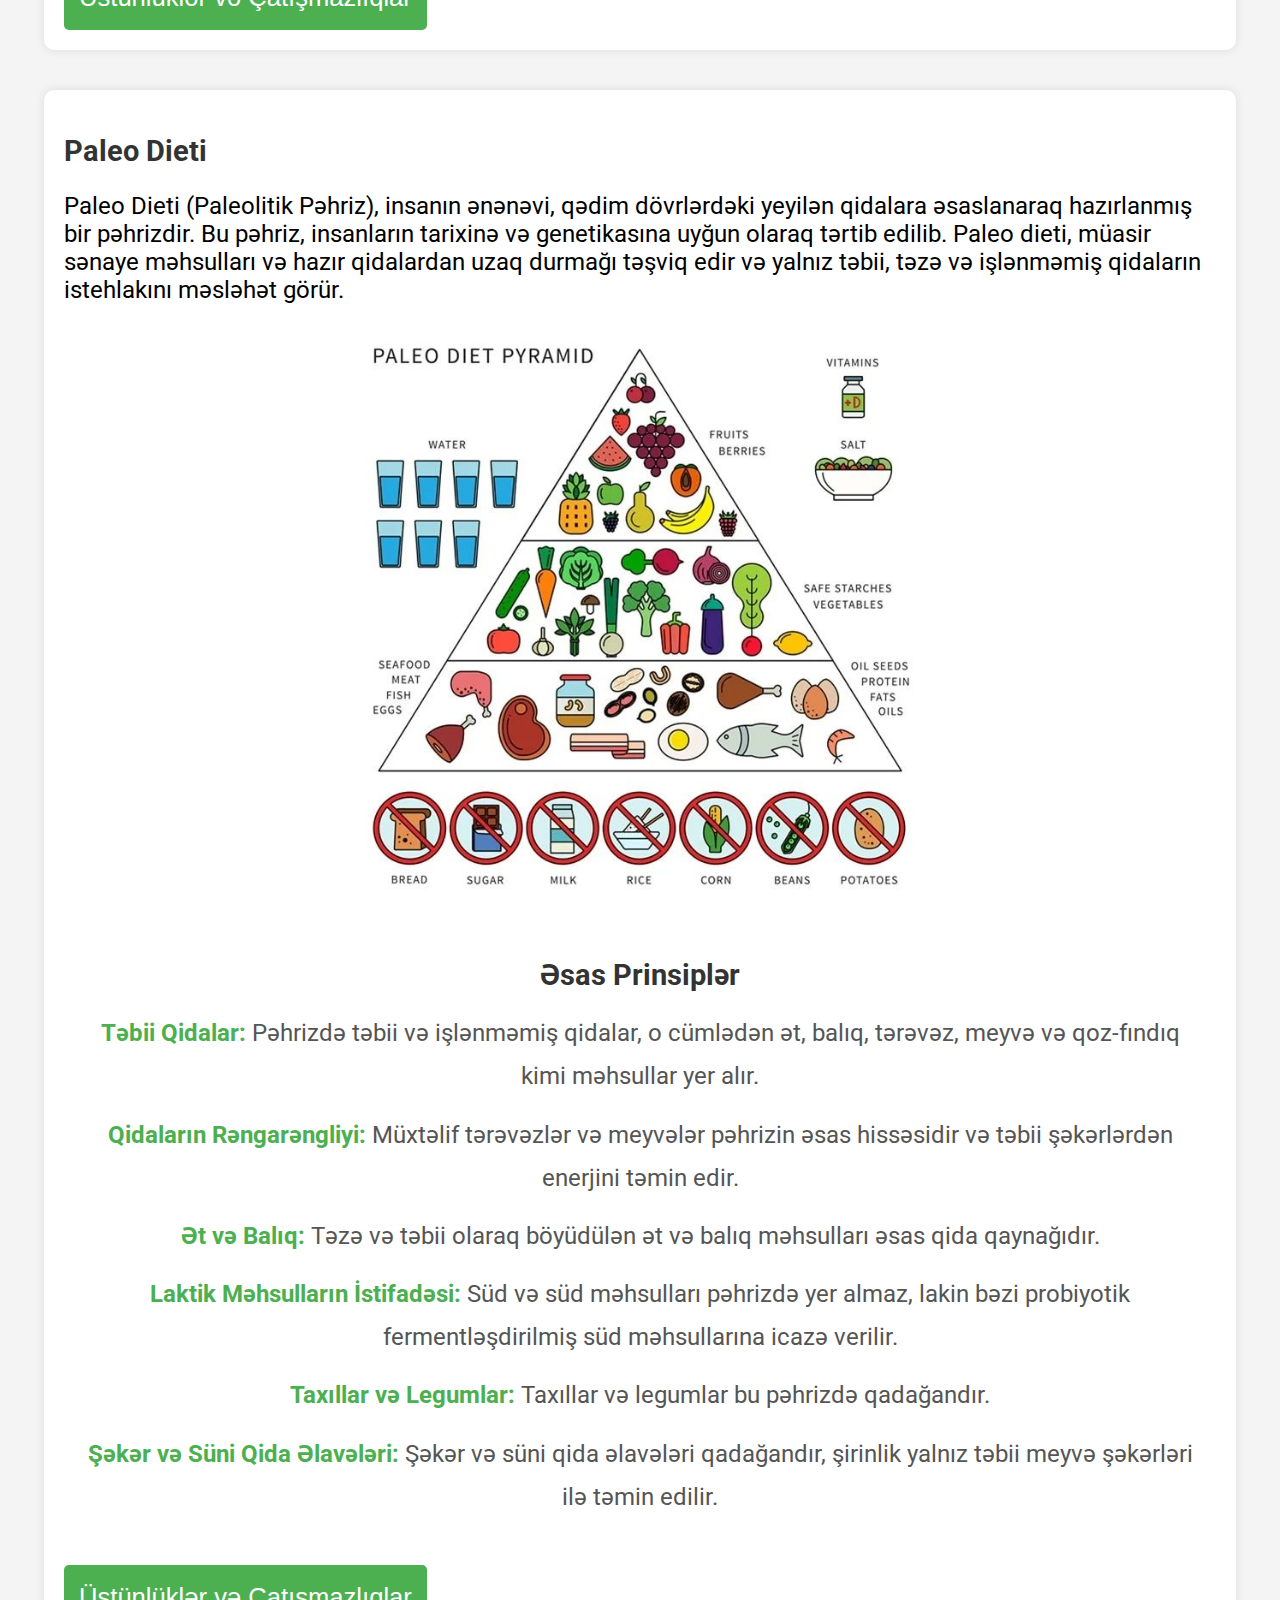
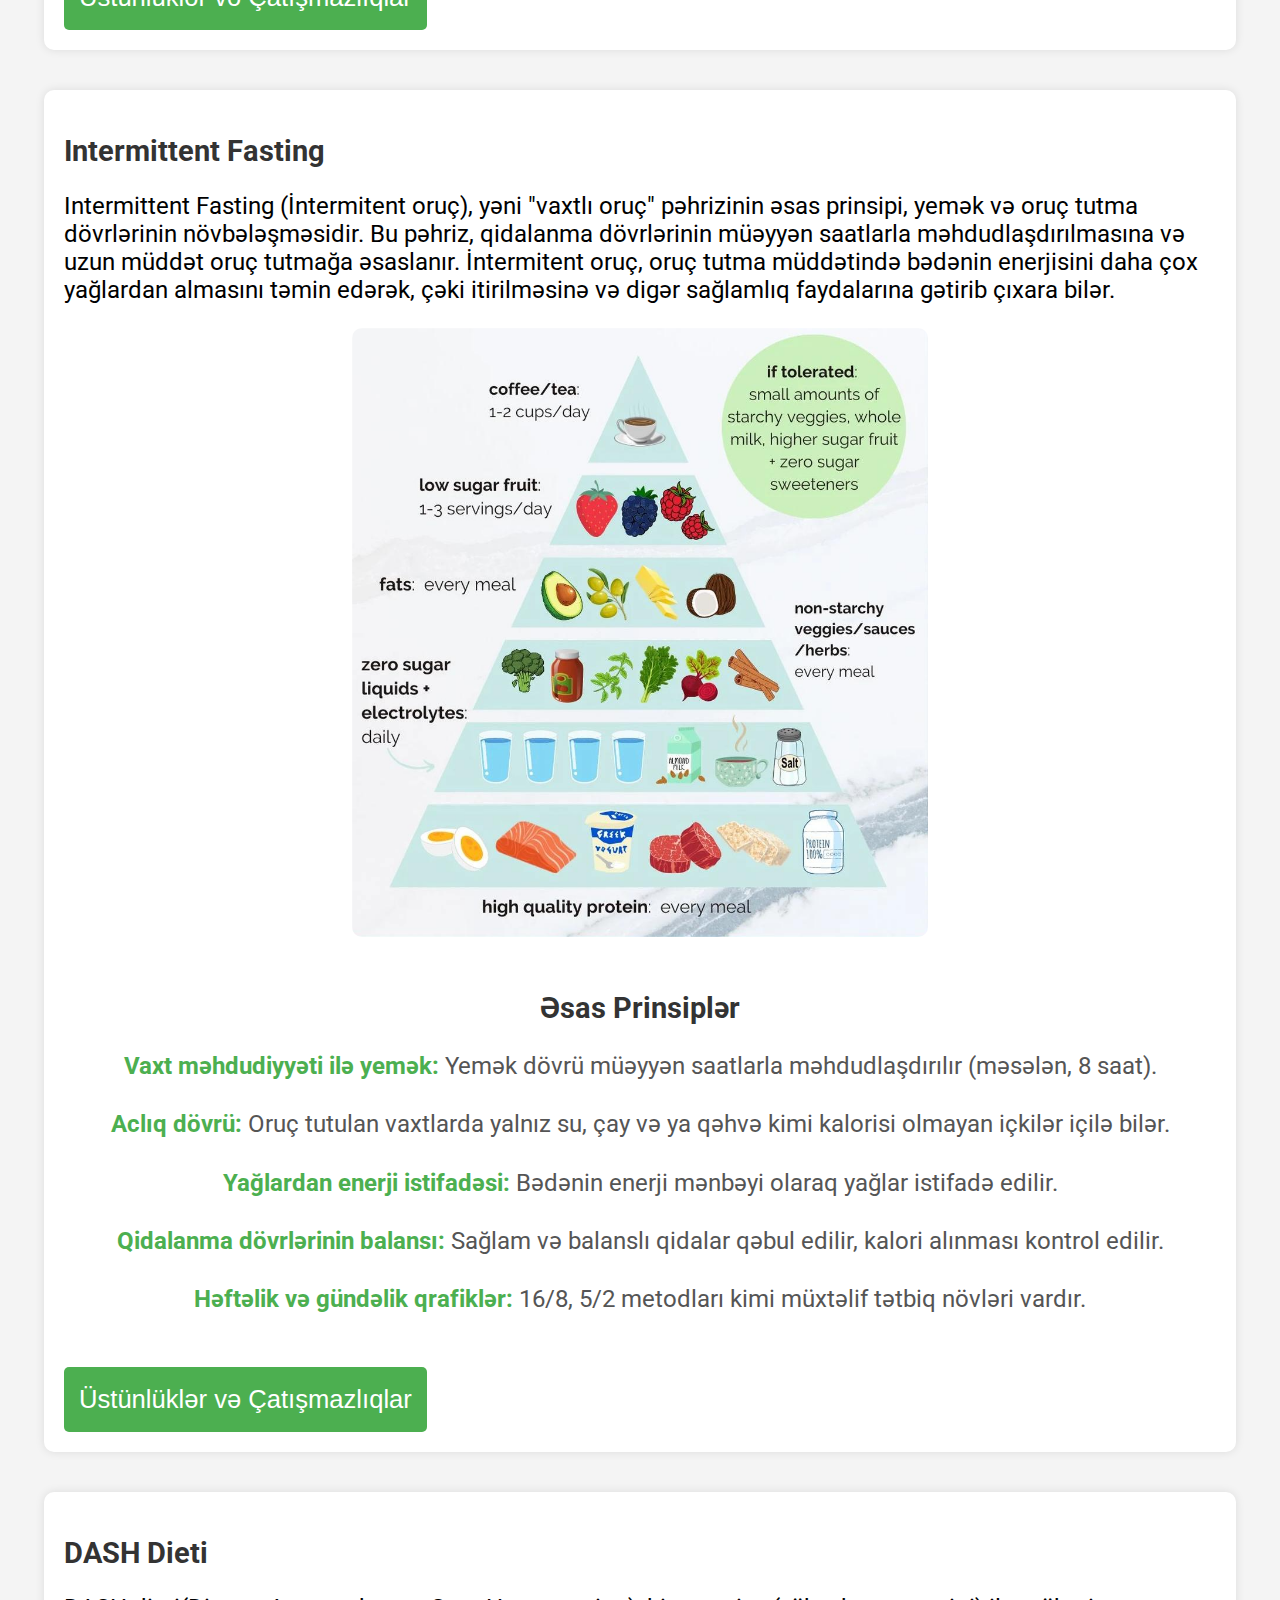
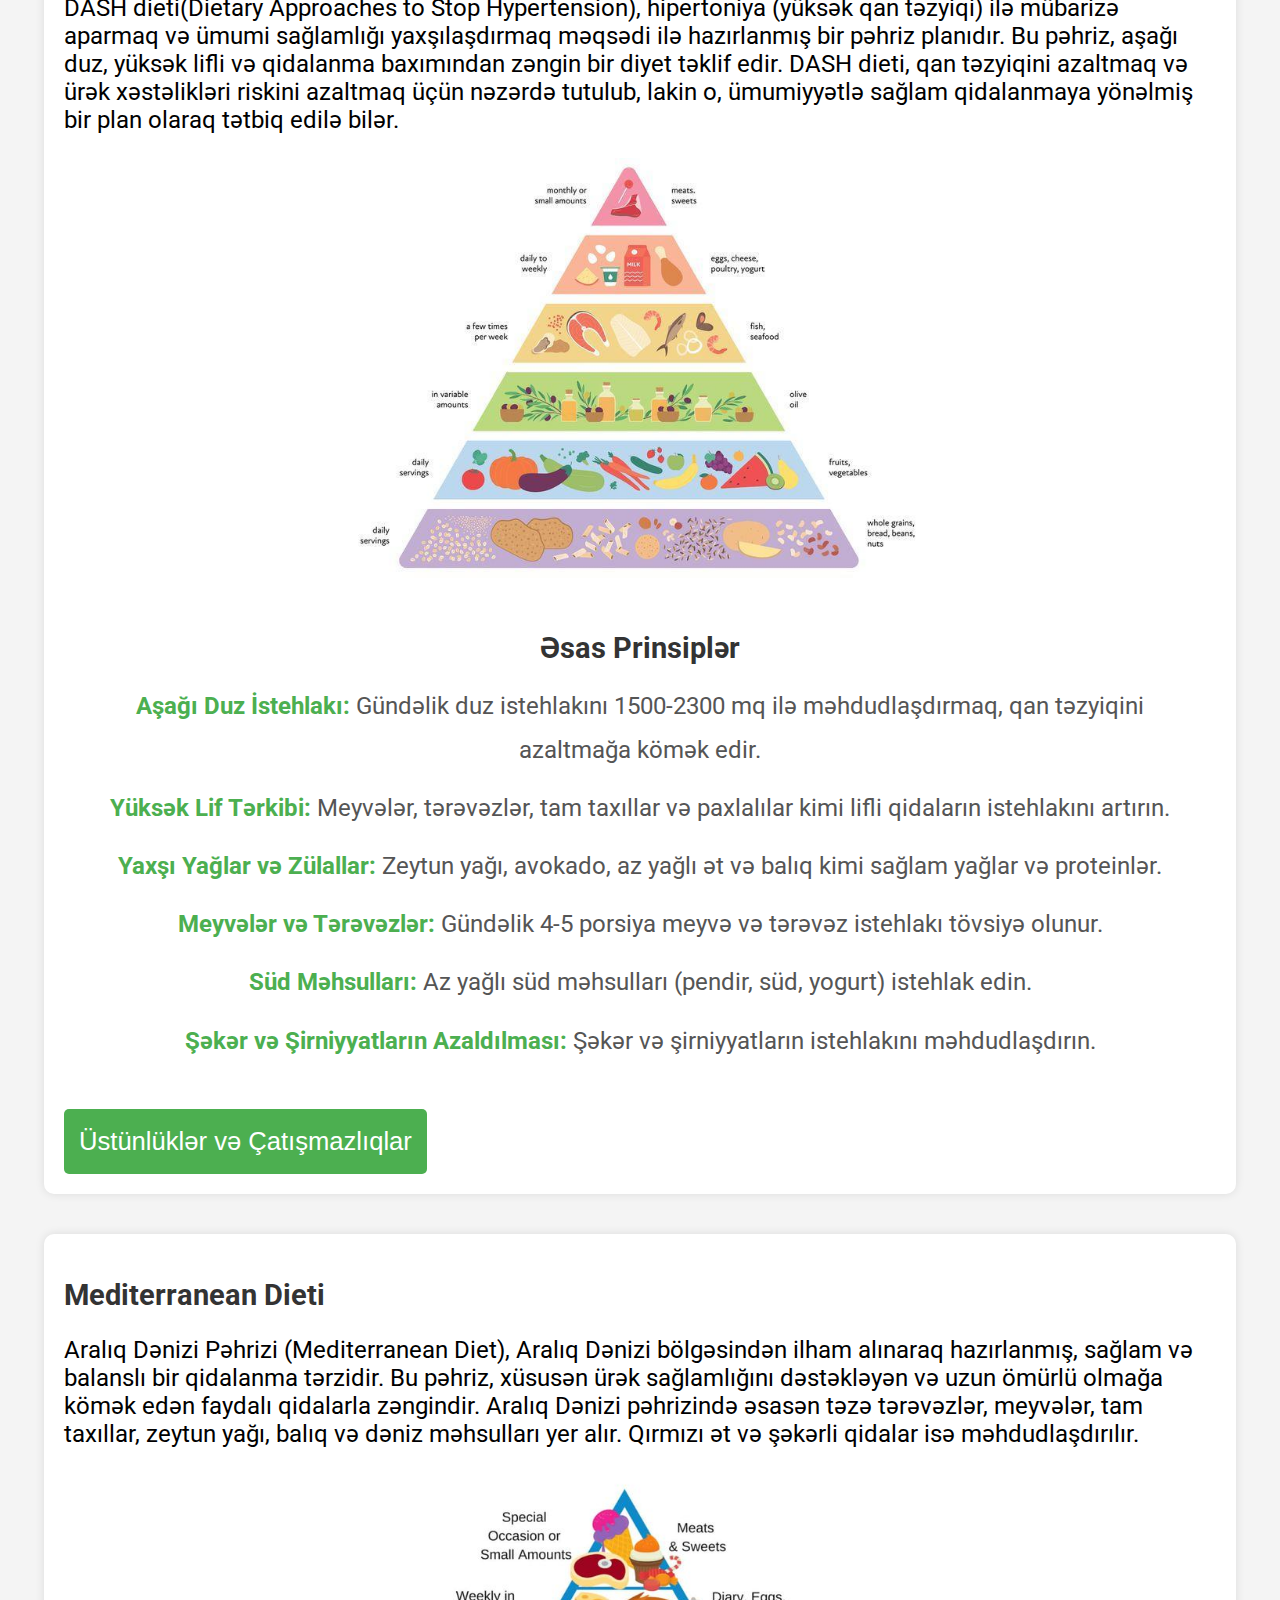
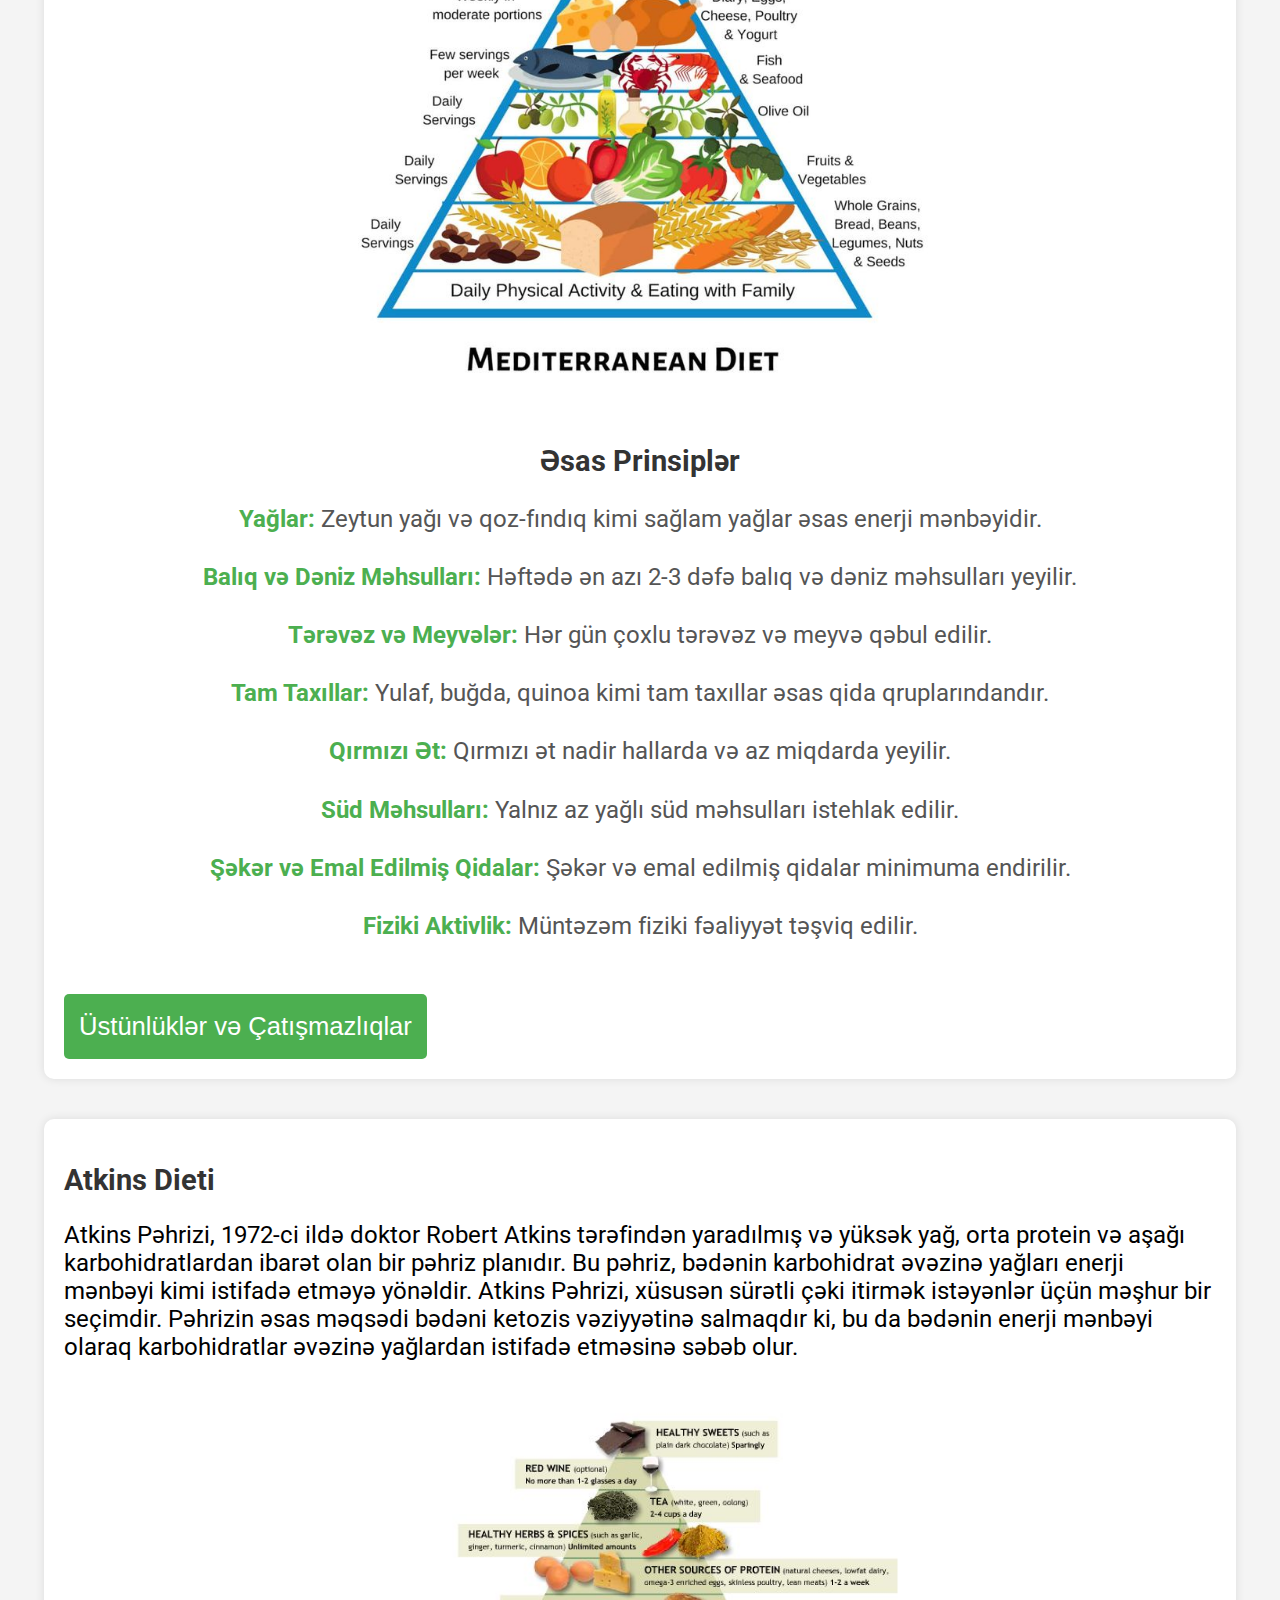
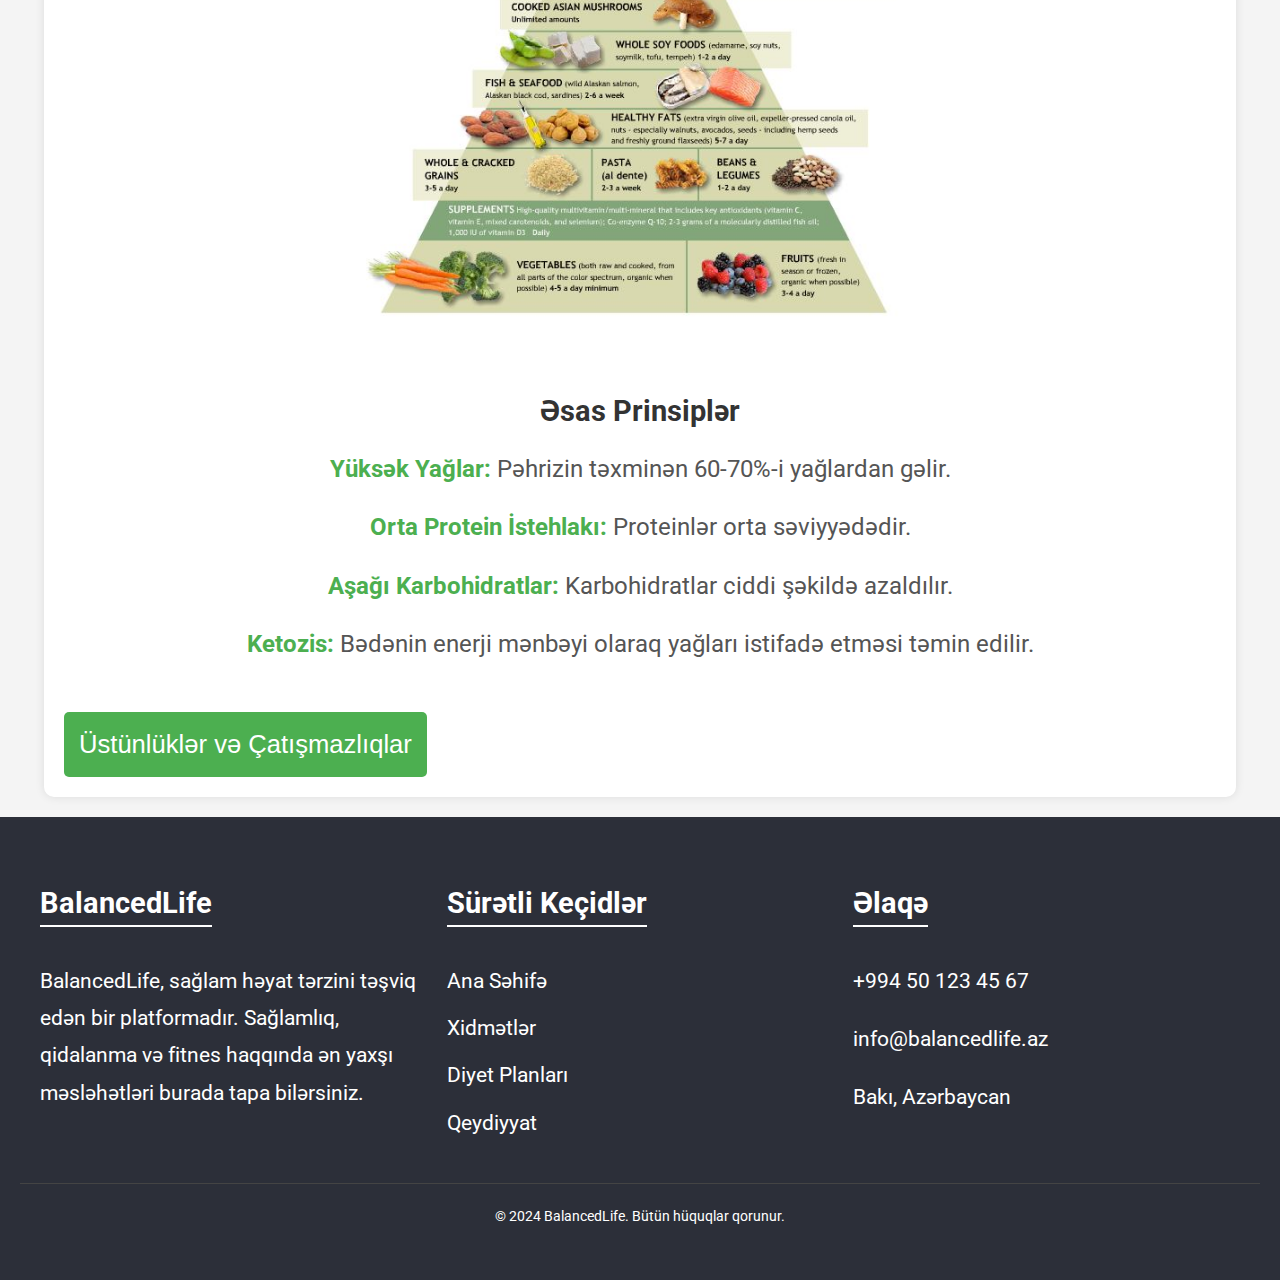
<file: weight-loss/weight-loss.html>
<!DOCTYPE html>
<html lang="az">
<head>
    <meta charset="UTF-8">
    <meta name="viewport" content="width=device-width, initial-scale=1.0">
    <title>Arıqlama Diyetləri</title>
    <link rel="stylesheet" href="weight-loss.css">
</head>
<body>
    <header id="header">
        <img src="../images/blife1.jpg" alt="" class="balancedlife">
        <a href="../index.html">Ana Səhifə</a>
        <a href="../services/services.html">Xidmətlər</a>
        <a href="../dietplan/dietplan.html">Diyet Planları</a>
        <button class="register-button " id="registerButton" >Qeydiyyat</button>
        <div class="burger-menu-icon" id="burger-icon"> 
            <img src="../images/menu-bar.png" alt="burger menu"> 
        </div>
        <div class="menu">
             <a href="./index.html">Ana Səhifə</a> 
             <a href="../services/services.html">Xidmətlər</a> 
             <a href="../dietplan/dietplan.html">Diyet Planları</a> 
             <button class="register-button" id="registerButton">Qeydiyyat</button> 
        </div>
    </header>

    
    <main>
            <nav>
                <ul>
                    <li><a href="#keto">Keto Dieti</a></li>
                    <li><a href="#paleo">Paleo Dieti</a></li>
                    <li><a href="#intermittent">Intermittent Fasting</a></li>
                    <li><a href="#dash">DASH Dieti</a></li>
                    <li><a href="#mediterranean">Aralıq Dənizi Dieti</a></li>
                    <li><a href="#atkins">Atkins Dieti</a></li>
                </ul>
            </nav>

        <section id="diets">
            <!-- Keto Dieti -->
            <div class="diet-card" id="keto">
                <h2>Keto Dieti</h2>
                <p>
                        Keto pəhrizi, yüksək yağ, orta səviyyədə protein və aşağı karbonhidratlardan ibarət bir pəhriz planıdır. Bu pəhriz, bədənin əsas enerji mənbəyi olaraq yağları istifadə etməyə yönəldir və karbohidratları minimal səviyyəyə endirir. Bədənin bu şəkildə işləməsi "ketozis" adlanan bir vəziyyətə gətirib çıxarır. Ketozis, bədənin karbohidrat əvəzinə yağları enerji kimi istifadə etməyə başlaması ilə meydana gəlir. 
                    </p>
                <img src="../images/ketopiramidi.jpg" alt="Keto Diet" class="diet-image">
                <div class="description">
                    
                    <div id="keto-principles">
                        <div class="principle-card">
                            <h2>Əsas Prinsiplər</h2>
                            <ul>
                                <li><strong>Yüksək Yağlar:</strong> Pəhrizin təxminən 70-75%-i yağlardan gəlir. Bunlar əsasən sağlam yağlardır (avokado, zeytun yağı, kokos yağı və s.).</li>
                                <li><strong>Orta Protein İstehlakı:</strong> Pəhrizdəki protein miqdarı orta səviyyədədir və təxminən 20-25% təşkil edir. Çox yüksək protein istehlakı, ketozisə girməyə mane ola bilər.</li>
                                <li><strong>Aşağı Karbohidratlar:</strong> Karbohidratlar gündəlik kalorinin 5-10%-ini təşkil edir və ümumiyyətlə 20-50 qram arasında olmalıdır. Əsasən şəkər, çörək, pasta, kartof və digər yüksək karbohidratlı qidalardan çəkinilir.</li>
                                <li><strong>Ketozis Vəziyyəti:</strong> Bədənin enerji üçün yağları istifadə etməsi və bu yağlardan keton cisimlərinin əmələ gəlməsi prosesi. Bu vəziyyətdə bədən, qaraciyərdən ketonları enerji üçün istifadə edir.</li>
                            </ul>
                        </div>
                    </div>
                    
                    <button class="toggle" >Üstünlüklər və Çatışmazlıqlar</button>
                </div>
                <div id="keto-details" class="diet-details">
                    <h3>Üstünlüklər</h3>
                    <ul>
                        <li>Çox sürətli çəki itirmə</li>
                        <li>Yağ yandırma prosesini sürətləndirir</li>
                        <li>Qan şəkərini stabil saxlayır</li>
                        <li>Yüksək enerjili və fokuslanmış vəziyyət təmin edir</li>
                    </ul>
                    <h3>Çatışmazlıqlar</h3>
                    <ul>
                        <li>Karbohidratların kəskin şəkildə azaldılması bəziləri üçün çətin ola bilər</li>
                        <li>Keto qızartma, çoxlu yağlı qidalar istehlakı ilə əlaqəlidir</li>
                        <li>Bəzi insanlar üçün uzun müddətli izlənməsi çətin ola bilər</li>
                    </ul>
                </div>
            </div>

            <!-- Paleo Dieti -->
            <div class="diet-card" id="paleo">
                <h2>Paleo Dieti</h2>
                <p>
                    Paleo Dieti (Paleolitik Pəhriz), insanın ənənəvi, qədim dövrlərdəki yeyilən qidalara əsaslanaraq hazırlanmış bir pəhrizdir. Bu pəhriz, insanların tarixinə və genetikasına uyğun olaraq tərtib edilib. Paleo dieti, müasir sənaye məhsulları və hazır qidalardan uzaq durmağı təşviq edir və yalnız təbii, təzə və işlənməmiş qidaların istehlakını məsləhət görür.                    </p>
                <img src="../images/paleodietpiramid.jpg" alt="Paleo Diet" class="diet-image">
                <div class="description">
                    
                    <div id="paleo-principles">
                        <div class="principle-card">
                            <h2>Əsas Prinsiplər</h2>
                            <ul>
                                <li><strong>Təbii Qidalar:</strong> Pəhrizdə təbii və işlənməmiş qidalar, o cümlədən ət, balıq, tərəvəz, meyvə və qoz-fındıq kimi məhsullar yer alır.</li>
                                <li><strong>Qidaların Rəngarəngliyi:</strong> Müxtəlif tərəvəzlər və meyvələr pəhrizin əsas hissəsidir və təbii şəkərlərdən enerjini təmin edir.</li>
                                <li><strong>Ət və Balıq:</strong> Təzə və təbii olaraq böyüdülən ət və balıq məhsulları əsas qida qaynağıdır.</li>
                                <li><strong>Laktik Məhsulların İstifadəsi:</strong> Süd və süd məhsulları pəhrizdə yer almaz, lakin bəzi probiyotik fermentləşdirilmiş süd məhsullarına icazə verilir.</li>
                                <li><strong>Taxıllar və Legumlar:</strong> Taxıllar və legumlar bu pəhrizdə qadağandır.</li>
                                <li><strong>Şəkər və Süni Qida Əlavələri:</strong> Şəkər və süni qida əlavələri qadağandır, şirinlik yalnız təbii meyvə şəkərləri ilə təmin edilir.</li>
                            </ul>
                        </div>
                    </div>
                    <button class="toggle">Üstünlüklər və Çatışmazlıqlar</button>
                </div>
                <div id="paleo-details" class="diet-details">
                    <h3>Üstünlüklər</h3>
                    <ul>
                        <li>Təbii və təzə qidalara əsaslanır, bu da bədənin ehtiyaclarına uyğun olur</li>
                        <li>İmmunitet sistemini gücləndirir</li>
                        <li>Şəkər və işlənmiş qidalardan uzaqdır</li>
                        <li>Həmçinin qanın təzyiqini və xolesterini nizama salmağa kömək edir</li>
                    </ul>
                    <h3>Çatışmazlıqlar</h3>
                    <ul>
                        <li>Taxıl, süt məhsulları və işlənmiş qidalar qəti şəkildə xaric edilir</li>
                        <li>Yemək hazırlığı daha çox zaman alır</li>
                        <li>Sosial vəziyyətlərdə çətinliklər yarada bilər</li>
                    </ul>
                </div>
            </div>

            <!-- Intermittent Fasting -->
            <div class="diet-card" id="intermittent">
                <h2>Intermittent Fasting</h2>
                <p>
                    Intermittent Fasting (İntermitent oruç), yəni "vaxtlı oruç" pəhrizinin əsas prinsipi, yemək və oruç tutma dövrlərinin növbələşməsidir. Bu pəhriz, qidalanma dövrlərinin müəyyən saatlarla məhdudlaşdırılmasına və uzun müddət oruç tutmağa əsaslanır. İntermitent oruç, oruç tutma müddətində bədənin enerjisini daha çox yağlardan almasını təmin edərək, çəki itirilməsinə və digər sağlamlıq faydalarına gətirib çıxara bilər.                    </p>
                <img src="../images/intermittentpiramid.png" alt="Intermittent Fasting" class="diet-image">
                <div class="description">
                    <div id="intermittent-fasting-principles">
                        <div class="principle-card">
                            <h2>Əsas Prinsiplər</h2>
                            <ul>
                                <li><strong>Vaxt məhdudiyyəti ilə yemək:</strong> Yemək dövrü müəyyən saatlarla məhdudlaşdırılır (məsələn, 8 saat).</li>
                                <li><strong>Aclıq dövrü:</strong> Oruç tutulan vaxtlarda yalnız su, çay və ya qəhvə kimi kalorisi olmayan içkilər içilə bilər.</li>
                                <li><strong>Yağlardan enerji istifadəsi:</strong> Bədənin enerji mənbəyi olaraq yağlar istifadə edilir.</li>
                                <li><strong>Qidalanma dövrlərinin balansı:</strong> Sağlam və balanslı qidalar qəbul edilir, kalori alınması kontrol edilir.</li>
                                <li><strong>Həftəlik və gündəlik qrafiklər:</strong> 16/8, 5/2 metodları kimi müxtəlif tətbiq növləri vardır.</li>
                            </ul>
                        </div>
                    </div>   
                    <button class="toggle" >Üstünlüklər və Çatışmazlıqlar</button>
                </div>
                <div id="intermittent-details" class="diet-details">
                    <h3>Üstünlüklər</h3>
                    <ul>
                        <li>Çəki itkisini təşviq edir</li>
                        <li>Hormon səviyyələrini tənzimləyir</li>
                        <li>Fiziki və zehni enerjini artırır</li>
                    </ul>
                    <h3>Çatışmazlıqlar</h3>
                    <ul>
                        <li>Başlanğıcda aclıq hissi və yorğunluq meydana gələ bilər</li>
                        <li>Çoxlu su içmək və düzgün bədənin ehtiyaclarını ödəmək vacibdir</li>
                    </ul>
                </div>
            </div>

            <!-- DASH Dieti -->
            <div class="diet-card" id="dash">
                <h2>DASH Dieti</h2>
                <p>
                    DASH dieti(Dietary Approaches to Stop Hypertension), hipertoniya (yüksək qan təzyiqi) ilə mübarizə aparmaq və ümumi sağlamlığı yaxşılaşdırmaq məqsədi ilə hazırlanmış bir pəhriz planıdır. Bu pəhriz, aşağı duz, yüksək lifli və qidalanma baxımından zəngin bir diyet təklif edir. DASH dieti, qan təzyiqini azaltmaq və ürək xəstəlikləri riskini azaltmaq üçün nəzərdə tutulub, lakin o, ümumiyyətlə sağlam qidalanmaya yönəlmiş bir plan olaraq tətbiq edilə bilər.                     </p>
                <img src="../images/dashdiet.jpg" alt="Dukan Diet" class="diet-image">
                <div class="description">
                    <div class="principle-card">
                        <h2>Əsas Prinsiplər</h2>
                        <ul>
                            <li><strong>Aşağı Duz İstehlakı:</strong> Gündəlik duz istehlakını 1500-2300 mq ilə məhdudlaşdırmaq, qan təzyiqini azaltmağa kömək edir.</li>
                            <li><strong>Yüksək Lif Tərkibi:</strong> Meyvələr, tərəvəzlər, tam taxıllar və paxlalılar kimi lifli qidaların istehlakını artırın.</li>
                            <li><strong>Yaxşı Yağlar və Zülallar:</strong> Zeytun yağı, avokado, az yağlı ət və balıq kimi sağlam yağlar və proteinlər.</li>
                            <li><strong>Meyvələr və Tərəvəzlər:</strong> Gündəlik 4-5 porsiya meyvə və tərəvəz istehlakı tövsiyə olunur.</li>
                            <li><strong>Süd Məhsulları:</strong> Az yağlı süd məhsulları (pendir, süd, yogurt) istehlak edin.</li>
                            <li><strong>Şəkər və Şirniyyatların Azaldılması:</strong> Şəkər və şirniyyatların istehlakını məhdudlaşdırın.</li>
                        </ul>
                    </div> 
                    <button class="toggle" >Üstünlüklər və Çatışmazlıqlar</button>
                </div>

                <div id="dukan-details" class="diet-details">
                    <h3>Üstünlüklər</h3>
                    <ul>
                        <li>Yüksək qan təzyiqini tənzimləyərək ürək xəstəlikləri və insult riskini azaldır.</li>
                        <li>Yüksək təzyiqi olan insanlarda qan təzyiqini aşağı salmağa kömək edir.</li>
                        <li>Vitamin, minerallar və liflə zəngin olan bu pəhriz qida çatışmazlıqlarının qarşısını alır və bədənin ümumi vəziyyətini yaxşılaşdırır.</li>
                    </ul>
                    <h3>Çatışmazlıqlar</h3>
                    <ul>
                        <li>Hər gün çoxlu tərəvəz və meyvə istehlakını tələb edir. Bəzi insanlar üçün bu, çətin ola bilər, xüsusilə həmin qidaları sevməyənlər üçün.</li>
                        <li>Duz və şəkərdən çəkinmək pəhrizdə təbii qida dadlarının dəyişməsinə və bəzən daha az cəlbedici olmasına səbəb ola bilər.</li>
                    </ul>
                </div>
            </div>

            <!-- Mediterranean Dieti -->
            <div class="diet-card" id="mediterranean">
                <h2>Mediterranean Dieti</h2>
                <p>
                    Aralıq Dənizi Pəhrizi (Mediterranean Diet), Aralıq Dənizi bölgəsindən ilham alınaraq hazırlanmış, sağlam və balanslı bir qidalanma tərzidir. Bu pəhriz, xüsusən ürək sağlamlığını dəstəkləyən və uzun ömürlü olmağa kömək edən faydalı qidalarla zəngindir. Aralıq Dənizi pəhrizində əsasən təzə tərəvəzlər, meyvələr, tam taxıllar, zeytun yağı, balıq və dəniz məhsulları yer alır. Qırmızı ət və şəkərli qidalar isə məhdudlaşdırılır.                    </p>
                <img src="../images/mediterraneanpiramid.jpg" alt="Mediterranean Diet" class="diet-image">
                <div class="description">
                    <div class="principle-card">
                        <h2>Əsas Prinsiplər</h2>
                        <ul>
                            <li><strong>Yağlar:</strong> Zeytun yağı və qoz-fındıq kimi sağlam yağlar əsas enerji mənbəyidir.</li>
                            <li><strong>Balıq və Dəniz Məhsulları:</strong> Həftədə ən azı 2-3 dəfə balıq və dəniz məhsulları yeyilir.</li>
                            <li><strong>Tərəvəz və Meyvələr:</strong> Hər gün çoxlu tərəvəz və meyvə qəbul edilir.</li>
                            <li><strong>Tam Taxıllar:</strong> Yulaf, buğda, quinoa kimi tam taxıllar əsas qida qruplarındandır.</li>
                            <li><strong>Qırmızı Ət:</strong> Qırmızı ət nadir hallarda və az miqdarda yeyilir.</li>
                            <li><strong>Süd Məhsulları:</strong> Yalnız az yağlı süd məhsulları istehlak edilir.</li>
                            <li><strong>Şəkər və Emal Edilmiş Qidalar:</strong> Şəkər və emal edilmiş qidalar minimuma endirilir.</li>
                            <li><strong>Fiziki Aktivlik:</strong> Müntəzəm fiziki fəaliyyət təşviq edilir.</li>
                        </ul>
                    </div> 
                    <button class="toggle" >Üstünlüklər və Çatışmazlıqlar</button>
                </div>
                <div id="mediterranean-details" class="diet-details">
                    <h3>Çatışmazlıqlar</h3>
                    <ul>
                        <li>Ürək sağlamlığını gücləndirir</li>
                        <li>Xroniki xəstəliklərin qarşısını alır</li>
                        <li>Yüksək xolesterol səviyyələrini azaldır</li>
                        <li>Fərqli və zövqlü qidaları ehtiva edir</li>
                    </ul>
                    <h3>Çətinliklər</h3>
                    <ul>
                        <li>Yağlı qidaların istifadəsi ilə bəzi insanlar narahatlıq hiss edə bilər</li>
                        <li>Pəhriz çox geniş olduğu üçün izlənilməsi çətin ola bilər</li>
                    </ul>
                </div>
            </div>

            <!-- Atkins Dieti -->
            <div class="diet-card" id="atkins">
                <h2>Atkins Dieti</h2>
                <p>
                    Atkins Pəhrizi, 1972-ci ildə doktor Robert Atkins tərəfindən yaradılmış və yüksək yağ, orta protein və aşağı karbohidratlardan ibarət olan bir pəhriz planıdır. Bu pəhriz, bədənin karbohidrat əvəzinə yağları enerji mənbəyi kimi istifadə etməyə yönəldir. Atkins Pəhrizi, xüsusən sürətli çəki itirmək istəyənlər üçün məşhur bir seçimdir. Pəhrizin əsas məqsədi bədəni ketozis vəziyyətinə salmaqdır ki, bu da bədənin enerji mənbəyi olaraq karbohidratlar əvəzinə yağlardan istifadə etməsinə səbəb olur.                    </p>
                <img src="../images/atkinspiramid.jpg" alt="Atkins Diet" class="diet-image">
                <div class="description">
                    <div class="principle-card">
                        <h2>Əsas Prinsiplər</h2>
                        <ul>
                            <li><strong>Yüksək Yağlar:</strong> Pəhrizin təxminən 60-70%-i yağlardan gəlir.</li>
                            <li><strong>Orta Protein İstehlakı:</strong> Proteinlər orta səviyyədədir.</li>
                            <li><strong>Aşağı Karbohidratlar:</strong> Karbohidratlar ciddi şəkildə azaldılır.</li>
                            <li><strong>Ketozis:</strong> Bədənin enerji mənbəyi olaraq yağları istifadə etməsi təmin edilir.</li>
                        </ul>
                    </div> 
                    <button class="toggle" >Üstünlüklər və Çatışmazlıqlar</button>
                </div>
                <div id="atkins-details" class="diet-details">
                    <h3>Üstünlüklər</h3>
                    <ul>
                        <li>Çəki itirməni sürətləndirir</li>
                        <li>İnsulin səviyyələrini tənzimləyir</li>
                        <li>Səhər yeməyində yüksək protein tərkibli qidalar ilə uzun müddət toxluq hissi təmin edir</li>
                    </ul>
                    <h3>Çatışmazlıqlar</h3>
                    <ul>
                        <li>Karbohidratların ciddi şəkildə azaldılması bəziləri üçün çətin ola bilər</li>
                        <li>Pəhriz dəyişikliyi bəzi insanlar üçün narahatlıq yarada bilər</li>
                    </ul>
                </div>
            </div>

        </section>
    </main>

    <footer>
        <div class="footer-container">
            <div class="footer-section about">
                <h3>BalancedLife</h3>
                <p>BalancedLife, sağlam həyat tərzini təşviq edən bir platformadır. Sağlamlıq, qidalanma və fitnes haqqında ən yaxşı məsləhətləri burada tapa bilərsiniz.</p>
            </div>
            <div class="footer-section links">
                <h3>Sürətli Keçidlər</h3>
                <ul>
                    <li><a href="../index.html">Ana Səhifə</a></li>
                    <li><a href="../services/services.html">Xidmətlər</a></li>
                    <li><a href="../dietplan/dietplan.html">Diyet Planları</a></li>
                    <li><a href="../registration/registration.html">Qeydiyyat</a></li>
                </ul>
            </div>
            <div class="footer-section contact">
                <h3>Əlaqə</h3>
                <p><i class="fas fa-phone"></i> +994 50 123 45 67</p>
                <p><i class="fas fa-envelope"></i> info@balancedlife.az</p>
                <p><i class="fas fa-map-marker-alt"></i> Bakı, Azərbaycan</p>
            </div>
        </div>

        <div class="footer-bottom">
            <p>&copy; 2024 BalancedLife. Bütün hüquqlar qorunur.</p>
        </div>
    </footer>



    <script src="weight-loss.js"></script>
</body>

</html>
</file>
<file: dietplan/dietplan.css>
body {
    font-family: 'Roboto', sans-serif;
    margin: 0;
    padding: 0;
    background-color: #f4f4f4;
}

header {
    display: flex;
    justify-content: space-between;
    align-items: center;
    padding: 0px 15px;
    background-color: #00796b;
    color: white;
    box-shadow: 0 2px 5px rgba(0, 0, 0, 0.1);
}

.balancedlife{
    margin-left: 60px;
    height: 120px;
}

header h1 {
    font-family: "Noto Serif", serif;
    font-size: 2rem;
    margin: 0;
}

header .register-button {
    background-color: #004d40;
    color: white;
    border: none;
    padding: 10px 20px;
    font-size: 1rem;
    border-radius: 5px;
    cursor: pointer;
    transition: background-color 0.3s;
}

header .register-button:hover {
    background-color: #00251a;
}

.intro {
    margin: 0;
    position: relative;
}

.image-container {
    object-fit: cover;
    position: relative;
    max-width: 100%;
    overflow: hidden;
}

header a {
    font-family: "Noto Serif", serif;
    color: white;
    text-decoration: none;
    margin-left: 20px;
    font-size: 1rem;
    transition: color 0.3s;
}

.navigation {
    background: #333;
    color: white;
}

.navigation ul {
    list-style: none;
    margin: 0;
    padding: 0;
    display: flex;
    justify-content: center;
}

.navigation ul li {
    margin: 0 15px;
}

.navigation ul li a {
    color: white;
    text-decoration: none;
    padding: 10px 20px;
    display: block;
    transition: background 0.3s;
}

.navigation ul li a:hover {
    background: #575757;
}

.categories {
    display: flex;
    justify-content: center;
    gap: 20px;
    flex-wrap: wrap;
}

.categories a {
    text-decoration: none;
}

.category-card {
    background-color: #f9f9f9;
    border: 1px solid #ddd;
    border-radius: 8px;
    padding: 15px;
    width: 25%;
    box-shadow: 0 4px 6px rgba(0, 0, 0, 0.1);
    transition: transform 0.3s ease, box-shadow 0.3s ease;
}

.category-card:hover {
    transform: translateY(-5px);
    box-shadow: 0 8px 12px rgba(0, 0, 0, 0.2);
}

.category-card img {
    width: 100%;
    height: 90%;
    border-radius: 8px;
}

.category-card h3 {
    margin-top: 10px;
    font-size: 1.2em;
    color: #333;
}

.daily-calory {
    margin: 50px auto;
    padding: 30px;
    width: 70%;
}

h2 {
    text-align: center;
    color: #6c63ff;
    font-size: 28px;
    margin-bottom: 20px;
}

form {
    display: grid;
    gap: 25px;
}

form label {
    display: flex;
    flex-direction: column;
    font-weight: 600;
    font-size: 16px;
    color: #444;
}

form input, form select, form button {
    margin: 0 auto;
    width: 80%;
    padding: 14px;
    border: 1px solid #ddd;
    border-radius: 8px;
    margin-top: 8px;
    font-size: 15px;
    transition: border-color 0.3s ease;
}

form input:focus, form select:focus {
    border-color: #6c63ff;
    outline: none;
}

form button {
    background: #6c63ff;
    color: white;
    border: none;
    cursor: pointer;
    padding: 14px;
    border-radius: 8px;
    font-size: 16px;
    transition: background 0.3s ease, transform 0.2s ease;
}

form button:hover {
    background: #5757ff;
    transform: translateY(-2px);
}

.result {
    margin-top: 30px;
    padding: 20px;
    background: #e6f7ff;
    border: 1px solid #b3e5fc;
    border-radius: 8px;
    color: #333;
    font-size: 16px;
    display: flex;
    justify-content: space-between;
    align-items: center;
}

.result button {
    background: #ff6b6b;
    border: none;
    color: white;
    padding: 8px 16px;
    border-radius: 5px;
    cursor: pointer;
    font-size: 14px;
    transition: background 0.3s ease, transform 0.2s ease;
}

.result button:hover {
    background: #ff4d4d;
    transform: translateY(-2px);
}

.container {
    margin: 0 auto;
    background: #fff;
    padding: 10px; 
    border-radius: 6px; 
    box-shadow: 0 2px 4px rgba(0, 0, 0, 0.1);
  }
  
.container h1 {
    text-align: center;
    color: #4caf50;
    margin-bottom: 10px; 
    font-size: 1.2rem; 
  }
  
.container table {
    width: 85%; 
    margin: 0 auto; 
    border-collapse: collapse;
    margin-top: 5px; 
    font-size: 0.8rem; 
  }
  
.container  thead {
    background-color: #4caf50;
    color: #fff;
  }
  
.container  th, td {
    padding: 6px 8px; 
    text-align: center;
    border: 1px solid #ddd;
  }
  
.container  tbody tr:nth-child(even) {
    background-color: #f9f9f9;
  }
  
.container  tbody tr:nth-child(odd) {
    background-color: #ffffff;
  }
  
.container  tbody tr:hover {
    background-color: #e8f5e9;
    transition: background-color 0.3s ease;
  }
  
.container th {
    font-weight: bold;
    text-transform: uppercase;
    font-size: 0.8rem; 
  }
  
.container table {
    border-radius: 4px; 
    overflow: hidden;
  }
  
.menu-container {
    display: grid;
    grid-template-columns: repeat(auto-fit, minmax(250px, 1fr));
    gap: 20px;
    margin-top: 20px;
}

.menu-card {
    background: #fff;
    border: 1px solid #ddd;
    border-radius: 8px;
    box-shadow: 0 4px 8px rgba(0, 0, 0, 0.1);
    overflow: hidden;
    transition: transform 0.3s;
}

.menu-card:hover {
    transform: scale(1.05);
}

.menu-card img {
    width: 100%;
    height: 150px;
    object-fit: cover;
}

.menu-card h3 {
    font-size: 1.2rem;
    color: #00796b;
    margin: 10px;
}

.menu-card p {
    font-size: 0.9rem;
    color: #555;
    margin: 10px;
}


#menu {
    margin-top: 20px;
    padding: 10px;
    border: 1px solid #ddd;
    border-radius: 5px;
    background: #f9f9f9;
}
.menu-item {
    margin: 5px 0;
}





#goal-container {
    margin-top: 2rem;
    text-align: center;
}

#goal-list {
    list-style: none;
    padding: 0;
    margin-top: 1rem;
}

#goal-list li {
    background: #f4f4f4;
    color: #333;
    margin: 0.5rem 0;
    padding: 0.5rem;
    border-radius: 5px;
    display: flex;
    justify-content: space-between;
    align-items: center;
}

.remove-button {
    background: #ff6b6b;
    color: #fff;
    border: none;
    padding: 0.3rem 0.5rem;
    border-radius: 3px;
    cursor: pointer;
}

.remove-button:hover {
    background: #ff3b3b;
}

#goal-container {
    
    text-align: center;
    color: #333;
}

#quote {
    font-size: 20px;
    font-style: italic;
    margin: 20px 0;
    color: #444;
}

#author {
    font-size: 16px;
    color: #666;
    margin-bottom: 20px;
}

footer {
    background-color: #2c2f39;
    color: #fff;
    padding: 40px 20px;
    font-family: 'Roboto', sans-serif;
}

.footer-container {
    display: flex;
    flex-wrap: wrap;
    justify-content: space-between;
    gap: 20px;
    max-width: 1200px;
    margin: 0 auto;
}

.footer-section {
    flex: 1;
    min-width: 250px;
}

.footer-section h3 {
    font-size: 1.5rem;
    margin-bottom: 15px;
    border-bottom: 2px solid #fff;
    display: inline-block;
    padding-bottom: 5px;
}

.footer-section p, .footer-section ul, .footer-section li {
    font-size: 1rem;
    line-height: 1.8;
}

.footer-section ul {
    list-style: none;
    padding: 0;
}

.footer-section ul li {
    margin-bottom: 10px;
}

.footer-section ul li a {
    color: #fff;
    text-decoration: none;
    transition: color 0.3s;
}

.footer-section ul li a:hover {
    color: #1abc9c;
}

.footer-bottom {
    text-align: center;
    margin-top: 20px;
    font-size: 0.9rem;
    border-top: 1px solid #444;
    padding-top: 10px;
}

@media (max-width: 2000px) and (min-width: 1500px) {
    header a { 
        font-weight: bold;
        font-size: 1.8rem;
    }
    .balancedlife {
        height: 150px;
    }
    header .register-button {
        font-size: 1.8rem;
    }
    .footer-section h3 {
        font-size: 1.8rem;
    }
    .footer-section p, .footer-section ul, .footer-section li {
        font-size: 1.5rem;
    }
    .navigation ul li a {
        font-size: 1.7rem;
    }
    h2 {
        font-size: 1.8rem;
    }
    .category-card h3 {
        font-size: 1.8rem;
    }
    form label {
        font-size: 2rem;
    }
    form input, form select, form button {
        font-size: 2rem;
    }
    .container th, td {
        font-size: 1.5rem;
    }
    #quote {
        font-size: 1.8rem;
    }
    section {
        margin: 80px;
    }
}



@media (max-width: 1500px) and (min-width: 950px){
    header a { 
        font-size: 1.7rem;
    }
    .balancedlife {
        height: 140px;
    }
    header .register-button {
        font-size: 1.7rem;
    }
    .footer-section h3 {
        font-size: 1.7rem;
    }
    .footer-section p, .footer-section ul, .footer-section li {
        font-size: 1.2rem;
    }
    .navigation ul li a {
        font-size: 1.4rem;
    }
    h2 {
        font-size: 1.7rem;
    }
    .category-card h3 {
        font-size: 1.3rem;
    }
    form label {
        font-size: 1.5rem;
    }
    form input, form select, form button {
        font-size: 1.5rem;
    }
    .container th, td {
        font-size: 1.2rem;
    }
    #quote {
        font-size: 1.5rem;
    }
    section {
        margin: 50px;
    }
}


@media (max-width: 951px) and (min-width: 640px){
    header a { 
        font-size: 1.4rem;
    }
    .balancedlife {
        margin-left: 10px;
        height: 100px;
    }
    header .register-button {
        font-size: 1.4rem;
    }
    .footer-section h3 {
        font-size: 1.4rem;
    }
    .footer-section p, .footer-section ul, .footer-section li {
        font-size: 1.1rem;
    }
    h2 {
        font-size: 1.3rem;
    }
    .category-card h3 {
        font-size: 1.1rem;
    }
    form label {
        font-size: 1.2rem;
    }
    form input, form select, form button {
        font-size: 1.2rem;
    }
    .container th, td {
        font-size: 1.1rem;
    }
    #quote {
        font-size: 1.3rem;
    }
    section {
        margin: 50px;
    }
}


.burger-menu-icon {
    display: none;
    cursor: pointer;
}

.burger-menu-icon img {
    height: 30px;
}

.menu {
    display: none;
    flex-direction: column;
    position: absolute;
    top: 100%;
    left: 0;
    width: 100%;
    background-color: #00796b;
    text-align: center;
    z-index: 1;
}

.menu a,
.menu button {
    margin: 10px 0;
    font-size: 1rem;
}

.active {
    display: block;
}

@media (max-width: 641px) and (min-width: 300px){
    
    nav {
        display: flex;
        flex-direction: column;
    }
    header h1 {
        font-size: 1rem;
    }
    header a {
        font-size: 1rem;
    }
    header {
        justify-content: space-between;
    }
    .balancedlife {
        margin-left: 20px;
        height: 80px;
    }
    header a,
    header .register-button {
        display: none;
    }
    .burger-menu-icon {
        display: flex;
        margin-left: auto;
    }
    .burger-menu-icon img {
        height: 50px;
    }
    .navigation  {
     display: none;
    }
    .category-card {
        width: 80%;
    }
    .categories {
        flex-direction: column;
        justify-content: center;
        align-items: center;
    }
    .footer-section h3 {
        font-size: 1.1rem;
    }
    .footer-section p, .footer-section ul, .footer-section li {
        font-size: 0.8rem;
    }
    /* .navigation ul li a {
        font-size: 1rem;
    } */
    h2 {
        font-size: 1rem;
    }
    .category-card h3 {
        font-size: 1rem;
    }
    form label {
        font-size: 0.8rem;
    }
    form input, form select, form button {
        font-size: 0.8rem;
    }
    .container th, td {
        padding: 5px;
        font-size: 0.8rem;
    }
    #quote {
        font-size: 1.1rem;
    }
    section {
        margin: 30px;
    }
}
</file>
<file: muscle-gain/muscle-gain.css>
@import url('https://fonts.googleapis.com/css2?family=Agu+Display&family=Montserrat:ital,wght@0,100..900;1,100..900&family=Noto+Serif:ital,wght@0,100..900;1,100..900&family=Playwrite+NG+Modern+Guides&family=Roboto+Slab:wght@100..900&family=Roboto:ital,wght@0,100;0,300;0,400;0,500;0,700;0,900;1,100;1,300;1,400;1,500;1,700;1,900&display=swap');

body {
    font-family: 'Roboto', sans-serif;
    margin: 0;
    padding: 0;
    background-color: #f4f4f4;
    overflow-x: hidden;
}

header {
    display: flex;
    justify-content: space-between;
    align-items: center;
    padding: 0px 20px;
    background-color: #00796b;
    color: white;
    box-shadow: 0 2px 5px rgba(0, 0, 0, 0.1);
}

.balancedlife{
    margin-left: 60px;
    height: 120px;
}

header h1 {
  font-family: "Noto Serif", serif;
    font-size: 2rem;
    margin: 0;
}

header .register-button {
    background-color: #004d40;
    color: white;
    border: none;
    padding: 10px 20px;
    font-size: 1rem;
    border-radius: 5px;
    cursor: pointer;
    transition: background-color 0.3s;
}

header .register-button:hover {
    background-color: #00251a;
}

.intro {
    margin: 0;
    position: relative;
}

.image-container {
    position: relative;
    max-width: 100%;
    overflow: hidden;
}

header a {
  font-family: "Noto Serif", serif;
    color: white;
    text-decoration: none;
    margin-left: 20px;
    font-size: 1rem;
    transition: color 0.3s;
}

.main-title {
    font-size: 2.5rem;
    font-weight: 700;
    margin: 0;
}

section {
    background-color: #fff;
    border-radius: 10px;
    padding: 20px 30px;
    margin: 30px auto;
    width: 90%;
    /* max-width: 900px; */
    box-shadow: 0 4px 10px rgba(0, 0, 0, 0.1);
}

.section-title {
    font-size: 2rem;
    font-weight: 600;
    color: #333;
    margin-bottom: 15px;
    text-transform: uppercase;
    letter-spacing: 1px;
}

.sub-title {
    font-size: 1.6rem;
    font-weight: 600;
    color: #2ecc71;
    margin: 20px 0 10px;
    border-bottom: 2px solid #2ecc71;
    padding-bottom: 5px;
}

.intro-text,
.protein-info,
.carb-info,
.fats-info,
.meal-tips,
.avoid-empty-calories {
    font-size: 1.1rem;
    margin-bottom: 20px;
    line-height: 1.8;
    color: #555;
}

section ul {
    padding-left: 20px;
    margin-bottom: 20px;
}

section ul li {
    list-style-type: none;
    margin-bottom: 10px;
    font-size: 1.1rem;
}

section strong {
    color: #2ecc71;
}

section ul li::before {
    content: "✔️";
    margin-right: 10px;
    color: #2ecc71;
}

.image-figure {
    margin-top: 30px;
    text-align: center;
}

.food-image {
    width: 100%;
    max-width: 600px;
    border-radius: 10px;
    box-shadow: 0 4px 6px rgba(0, 0, 0, 0.1);
    transition: transform 0.3s ease;
}

.image-caption {
    font-size: 1rem;
    font-style: italic;
    color: #777;
    margin-top: 10px;
}


#body-types {
    background-color: #fff;
    padding: 30px;
    border-radius: 10px;
    box-shadow: 0 4px 10px rgba(0, 0, 0, 0.1);
    /* max-width: 900px; */
    width: 90%;
    margin: 30px auto;
}

.section-title {
    font-size: 2rem;
    font-weight: 600;
    color: #333;
    text-align: center;
    margin-bottom: 20px;
}

.intro-text {
    font-size: 1.1rem;
    color: #555;
    margin-bottom: 20px;
    text-align: center;
}

.body-type-options {
    display: flex;
    justify-content: center;
    gap: 20px;
    margin-bottom: 20px;
}

.body-type-btn {
    background-color: #2ecc71;
    color: white;
    border: none;
    padding: 12px 30px;
    font-size: 1.2rem;
    cursor: pointer;
    border-radius: 6px;
    transition: background-color 0.3s;
}

.body-type-btn:hover {
    background-color: #27ae60;
}

.tips-content {
    display: none;
}

#tip-list {
    list-style-type: none;
    padding-left: 0;
}

#tip-list li {
    font-size: 1.1rem;
    margin-bottom: 15px;
    color: #555;
}

#tip-list li strong {
    color: #2ecc71;
}


footer {
    background-color: #2c2f39;
    color: #fff;
    padding: 40px 20px;
    font-family: 'Roboto', sans-serif;
}

.footer-container {
    display: flex;
    flex-wrap: wrap;
    justify-content: space-between;
    gap: 20px;
    max-width: 1200px;
    margin: 0 auto;
}

.footer-section {
    flex: 1;
    min-width: 250px;
}

.footer-section h3 {
    font-size: 1.5rem;
    margin-bottom: 15px;
    border-bottom: 2px solid #fff;
    display: inline-block;
    padding-bottom: 5px;
}

.footer-section p, .footer-section ul, .footer-section li {
    font-size: 1rem;
    line-height: 1.8;
}

.footer-section ul {
    list-style: none;
    padding: 0;
}

.footer-section ul li {
    margin-bottom: 10px;
}

.footer-section ul li a {
    color: #fff;
    text-decoration: none;
    transition: color 0.3s;
}

.footer-section ul li a:hover {
    color: #1abc9c;
}

.footer-bottom {
    text-align: center;
    margin-top: 20px;
    font-size: 0.9rem;
    border-top: 1px solid #444;
    padding-top: 10px;
}




@media (max-width: 2000px) and (min-width: 1200px) {
    header a { 
        font-size: 1.8rem;
    }
    .balancedlife {
        height: 150px;
    }
    header .register-button {
        font-size: 1.8rem;
    }
    .intro-text {
        font-size: 1.8rem;
    }
    section ul li {
        font-size: 1.7rem;
    }
    .section-title {
        font-size: 1.7rem;
    }
    .intro-text, .protein-info, .carb-info, .fats-info, .meal-tips, .avoid-empty-calories {
        font-size: 1.6rem;
    }
    .sub-title {
        font-size: 1.8rem;
    }
    .body-type-btn {
        font-size: 1.6rem;
    }
    .footer-section h3 {
        font-size: 1.8rem;
    }
    .footer-section p, .footer-section ul, .footer-section li {
        font-size: 1.4rem;
    }
    .tips-content p {
        font-size: 1.6rem;
    }
}


@media (max-width: 1201px) and (min-width: 735px) {
    header a { 
        font-size: 1.4rem;
    }
    .balancedlife {
        margin-left: 20px;
        height: 120px;
    }
    header .register-button {
        font-size: 1.2rem;
    }
    .intro-text {
        font-size: 1.4rem;
    }
    .section-title {
        font-size: 1.4rem;
    }
    section ul li {
        font-size: 1.3rem;
    }
    .intro-text, .protein-info, .carb-info, .fats-info, .meal-tips, .avoid-empty-calories {
        font-size: 1.3rem;
    }
    .sub-title {
        font-size: 1.4rem;
    }
    .body-type-btn {
        font-size: 1.3rem;
    }
    .footer-section h3 {
        font-size: 1.4rem;
    }
    .footer-section p, .footer-section ul, .footer-section li {
        font-size: 1.2rem;
    }
    .tips-content p {
        font-size: 1.4rem;
    }
}


@media (max-width: 736px) and (min-width: 600px) {
    header a { 
        font-size: 1.1rem;
    }
    .balancedlife {
        margin-left: 10px;
        height: 90px;
    }
    header .register-button {
        font-size: 1rem;
    }
    .intro-text {
        font-size: 1.1rem;
    }
    .section-title {
        font-size: 1.2rem;
    }
    section ul li {
        font-size: 1.1rem;
    }
    .intro-text, .protein-info, .carb-info, .fats-info, .meal-tips, .avoid-empty-calories {
        font-size: 1.1rem;
    }
    .sub-title {
        font-size: 1.2rem;
    }
    .body-type-btn {
        font-size: 1rem;
    }
    .footer-section h3 {
        font-size: 1.2rem;
    }
    .footer-section p, .footer-section ul, .footer-section li {
        font-size: 1rem;
    }
    .tips-content p {
        font-size: 1.2rem;
    }
}

.burger-menu-icon {
    display: none;
    cursor: pointer;
}

.burger-menu-icon img {
    height: 30px;
}

.menu {
    display: none;
    flex-direction: column;
    position: absolute;
    top: 100%;
    left: 0;
    width: 100%;
    background-color: #00796b;
    text-align: center;
    z-index: 1;
}

.menu a,
.menu button {
    margin: 10px 0;
    font-size: 1rem;
}

.active {
    display: block;
}


@media (max-width: 601px) and (min-width: 300px) {
    header h1 {
        font-size: 1rem;
    }
    header a {
        font-size: 1rem;
    }
    header {
        justify-content: space-between;
    }
    .balancedlife {
        margin-left: 20px;
        height: 80px;
    }
    header a,
    header .register-button {
        display: none;
    }

    .burger-menu-icon {
        display: flex;
        margin-left: auto;
    }
    .burger-menu-icon img {
        height: 50px;
    }
    .intro-text {
        font-size: 1.1rem;
    }
    .section-title {
        font-size: 1.2rem;
    }
    section ul li {
        font-size: 1.1rem;
    }
    .intro-text, .protein-info, .carb-info, .fats-info, .meal-tips, .avoid-empty-calories {
        font-size: 1.1rem;
    }
    .sub-title {
        font-size: 1.2rem;
    }
    .body-type-btn {
        padding: 5px;
        font-size: 0.7rem;
    }
    .footer-section h3 {
        font-size: 1.2rem;
    }
    .footer-section p, .footer-section ul, .footer-section li {
        font-size: 1rem;
    }
    .tips-content p {
        font-size: 1.2rem;
    }
}
</file>
<file: registration/registration.css>
@import url('https://fonts.googleapis.com/css2?family=Agu+Display&family=Montserrat:ital,wght@0,100..900;1,100..900&family=Noto+Serif:ital,wght@0,100..900;1,100..900&family=Playwrite+NG+Modern+Guides&family=Roboto+Slab:wght@100..900&family=Roboto:ital,wght@0,100;0,300;0,400;0,500;0,700;0,900;1,100;1,300;1,400;1,500;1,700;1,900&display=swap');

body {
    font-family: 'Roboto', sans-serif;
    margin: 0;
    padding: 0;
    background-color: #f4f4f4;
}

header {
    display: flex;
    justify-content: space-between;
    align-items: center;
    padding: 0px 15px;
    background-color: #00796b;
    color: white;
    box-shadow: 0 2px 5px rgba(0, 0, 0, 0.1);
}

.balancedlife{
    margin-left: 60px;
    height: 120px;
}

header h1 {
    font-family: "Noto Serif", serif;
    font-size: 2rem;
    margin: 0;
}

header .register-button {
    background-color: #004d40;
    color: white;
    border: none;
    padding: 10px 20px;
    font-size: 1rem;
    border-radius: 5px;
    cursor: pointer;
    transition: background-color 0.3s;
}

header .register-button:hover {
    background-color: #00251a;
}

.intro {
    margin: 0;
    position: relative;
}

.image-container {
    object-fit: cover;
    position: relative;
    max-width: 100%;
    overflow: hidden;
}

header a {
    font-family: "Noto Serif", serif;
    color: white;
    text-decoration: none;
    margin-left: 20px;
    font-size: 1rem;
    transition: color 0.3s;
}



.register-wrapper {
    margin-top: 20px;
    display: flex;
    justify-content: center;
    align-items: center;
    width: 100%;
    height: 100%;
}

.register-card {
    background: #fff;
    color: #333;
    width: 400px;
    padding: 2rem;
    border-radius: 15px;
    box-shadow: 0 8px 20px rgba(0, 0, 0, 0.2);
    text-align: center;
}

.register-card h2 {
    margin-bottom: 1rem;
    font-size: 1.8rem;
    color: #1a5236;
}

.register-form {
    display: flex;
    flex-direction: column;
}

.form-group {
    margin-bottom: 1rem;
    text-align: left;
}

.form-group label {
    font-size: 1rem;
    margin-bottom: 0.5rem;
    display: block;
    color: #555;
}

.form-group input {
    width: 100%;
    padding: 0.8rem;
    border-radius: 8px;
    border: 1px solid #ddd;
    font-size: 1rem;
    background: #f9f9f9;
    outline: none;
    transition: border-color 0.3s;
}

.form-group input:focus {
    border-color: #1a5236;
}

.register-button {
    padding: 0.8rem;
    background: #1a5236;
    color: #fff;
    border: none;
    border-radius: 8px;
    font-size: 1rem;
    cursor: pointer;
    transition: background-color 0.3s;
}

.register-button:hover {
    background: #4c439e;
}

.message {
    margin-top: 1rem;
    font-size: 0.9rem;
}



  
.burger-menu-icon {
    display: none;
    cursor: pointer;
}

.burger-menu-icon img {
    height: 30px;
}

.menu {
    display: none;
    flex-direction: column;
    position: absolute;
    top: 100%;
    left: 0;
    width: 100%;
    background-color: #00796b;
    text-align: center;
    z-index: 1;
}

.menu a,
.menu button {
    margin: 10px 0;
    font-size: 1rem;
}

.active {
    display: block;
}


@media (max-width: 2000px) and (min-width: 1200px){
    header a { 
        font-size: 1.8rem;
    }
    .balancedlife {
        height: 150px;
    }
    header .register-button {
        font-size: 1.8rem;
    }
}


@media (max-width: 1201px) and (min-width: 700px){
    header a { 
        font-size: 1.2rem;
    }
    .balancedlife {
        margin-left: 10px;
        height: 140px;
    }
    header .register-button {
        font-size: 1.2rem;
    }
}

@media (max-width: 701px) and (min-width: 300px) {
    header h1 {
        font-size: 1rem;
    }
    header a {
        font-size: 1rem;
    }
    header {
        justify-content: space-between;
    }
    .balancedlife {
        margin-left: 20px;
        height: 80px;
    }
    header a,
    header .register-button {
        display: none;
    }

    .burger-menu-icon {
        display: flex;
        margin-left: auto;
    }
    .burger-menu-icon img {
        height: 50px;
    }
    .register-card {
        margin: 40px 0;
        width: 70%;
    }
    .register-card h2 {
        font-size: 1.4rem;
    }
    .form-group input {
        font-size:0.8rem;
    }
    .form-group label {
        font-size:0.8rem;
    }
    .register-button {
        font-size: 0.8rem;
    }
}
</file>
<file: vegan-diet/vegan-diet.css>
@import url('https://fonts.googleapis.com/css2?family=Agu+Display&family=Montserrat:ital,wght@0,100..900;1,100..900&family=Noto+Serif:ital,wght@0,100..900;1,100..900&family=Playwrite+NG+Modern+Guides&family=Roboto+Slab:wght@100..900&family=Roboto:ital,wght@0,100;0,300;0,400;0,500;0,700;0,900;1,100;1,300;1,400;1,500;1,700;1,900&display=swap');
body {
    font-family: 'Roboto', sans-serif;
    margin: 0;
    padding: 0;
    background-color: #f4f4f4;
}

header {
    display: flex;
    justify-content: space-between;
    align-items: center;
    padding: 0px 15px;
    background-color: #00796b;
    color: white;
    box-shadow: 0 2px 5px rgba(0, 0, 0, 0.1);
}

.balancedlife{
    margin-left: 60px;
    height: 120px;
}

header h1 {
    font-family: "Noto Serif", serif;
    font-size: 2rem;
    margin: 0;
}

header .register-button {
    background-color: #004d40;
    color: white;
    border: none;
    padding: 10px 20px;
    font-size: 1rem;
    border-radius: 5px;
    cursor: pointer;
    transition: background-color 0.3s;
}

header .register-button:hover {
    background-color: #00251a;
}

.intro {
    margin: 0;
    position: relative;
}

.image-container {
    object-fit: cover;
    position: relative;
    max-width: 100%;
    overflow: hidden;
}

header a {
    font-family: "Noto Serif", serif;
    color: white;
    text-decoration: none;
    margin-left: 20px;
    font-size: 1rem;
    transition: color 0.3s;
}




.diet-comparison {
    background-color: #fff;
    padding: 30px;
    border-radius: 10px;
    max-width: 1100px;
    margin: 50px auto;
    box-shadow: 0 4px 10px rgba(0, 0, 0, 0.1);
}

.section-title {
    font-size: 2rem;
    color: #2ecc71;
    text-align: center;
    margin-bottom: 30px;
}

.comparison-container {
    display: flex;
    justify-content: space-between;
    gap: 30px;
}

.comparison-item {
    background-color: #f4f4f9;
    padding: 20px;
    border-radius: 10px;
    width: 50%;
    box-shadow: 0 4px 6px rgba(0, 0, 0, 0.1);
    transition: transform 0.3s ease, box-shadow 0.3s ease;
}

.comparison-item h3 {
    color: #2ecc71;
    font-size: 1.6rem;
    margin-bottom: 15px;
}

.comparison-item .comparison-image {
    width: 100%;
    height: auto;
    border-radius: 10px;
    margin-top: 20px;
}

.comparison-item ul {
    list-style-type: disc;
    margin-left: 20px;
    font-size: 1rem;
}

.comparison-item ul li {
    margin-bottom: 10px;
}




.diet-comparison {
    background-color: #f8f8f8;
    padding: 40px 20px;
    text-align: center;
}

.section-header h2 {
    font-size: 2.2rem;
    color: #333;
    margin-bottom: 20px;
}

.comparison-cards {
    display: flex;
    justify-content: space-around;
    gap: 30px;
    padding: 20px;
}

.card {
    background-color: #fff;
    border-radius: 8px;
    box-shadow: 0 4px 12px rgba(0, 0, 0, 0.1);
    width: 45%;
    padding: 20px;
    transition: all 0.3s ease;
}

.card h3 {
    font-size: 1.8rem;
    color: #2c3e50;
    margin-bottom: 10px;
}

.card p {
    font-size: 1.1rem;
    color: #555;
    margin-bottom: 15px;
}

.card button {
    background-color: #4caf50;
    color: #fff;
    border: none;
    padding: 10px;
    font-size: 1rem;
    cursor: pointer;
    border-radius: 5px;
}

.card button:hover {
    background-color: #45a049;
}

.card-details {
    display: none;
    font-size: 1rem;
    color: #555;
    margin-top: 15px;
}

.comparison-image img {
    max-width: 100%;
    height: auto;
    margin-top: 30px;
    border-radius: 8px;
}

.diet-comparison ul {
    list-style-type: none;
    padding: 0px;
}

section ul li::before {
    content: '✔';
    margin-right: 10px; 
    color: green; 
}


main {
    padding: 20px;
    width: 85%;
    margin: 0 auto;
    background: #ffffff;
    border-radius: 10px;
    box-shadow: 0 8px 20px rgba(0, 0, 0, 0.1);
}






.diet-comparison-table {
    padding: 40px;
    text-align: center;
    background-color: #f3f8f3; 
    border-radius: 8px;
}

.diet-comparison-table h2 {
    font-size: 2.2rem;
    color: #2c6e49; 
    margin-bottom: 20px;
    text-transform: uppercase;
}

.diet-comparison-table table {
    width: 100%;
    border-collapse: collapse;
    margin-top: 20px;
    border: 2px solid #3a9d60;
    border-radius: 8px;
    box-shadow: 0 4px 8px rgba(0, 0, 0, 0.1);
}

.diet-comparison-table th, .diet-comparison-table td {
    padding: 16px;
    text-align: center;
    border: 1px solid #ddd;
    font-size: 1rem;
    color: #2c6e49; 
    transition: all 0.3s ease;
}

.diet-comparison-table th {
    background-color: #a7d8a5; 
    font-weight: bold;
    text-transform: uppercase;
}

.diet-comparison-table td {
    background-color: #e8f9e5;
}

.diet-comparison-table tr:nth-child(even) td {
    background-color: #dff0d8; 
}

.diet-comparison-table tr:nth-child(odd) td {
    background-color: #e8f9e5; 
}






footer {
    background-color: #2c2f39;
    color: #fff;
    padding: 40px 20px;
    font-family: 'Roboto', sans-serif;
}

.footer-container {
    display: flex;
    flex-wrap: wrap;
    justify-content: space-between;
    gap: 20px;
    max-width: 1200px;
    margin: 0 auto;
}

.footer-section {
    flex: 1;
    min-width: 250px;
}

.footer-section h3 {
    font-size: 1.5rem;
    margin-bottom: 15px;
    border-bottom: 2px solid #fff;
    display: inline-block;
    padding-bottom: 5px;
}

.footer-section p, .footer-section ul, .footer-section li {
    font-size: 1rem;
    line-height: 1.8;
}

.footer-section ul {
    list-style: none;
    padding: 0;
}

.footer-section ul li {
    margin-bottom: 10px;
}

.footer-section ul li a {
    color: #fff;
    text-decoration: none;
    transition: color 0.3s;
}

.footer-section ul li a:hover {
    color: #1abc9c;
}

.footer-bottom {
    text-align: center;
    margin-top: 20px;
    font-size: 0.9rem;
    border-top: 1px solid #444;
    padding-top: 10px;
}





@media (max-width: 2000px) and (min-width: 1500px) {
    header a { 
        font-size: 1.8rem;
    }
    .balancedlife {
        height: 150px;
    }
    header .register-button {
        font-size: 1.8rem;
    }
    .footer-section h3 {
        font-size: 2rem;
    }
    .footer-section p, .footer-section ul, .footer-section li {
        font-size: 1.5rem;
    }
    .comparison-item h3 {
        font-size: 1.8rem;
    }
    .comparison-item p {
        font-size: 1.4rem;
    }
    .diet-comparison ul li {
        font-size: 1.4rem;
    }
    .diet-comparison-table th, .diet-comparison-table td {
        font-size: 1.6rem;
    }
}

@media (max-width: 1501px) and (min-width: 1000px) {
    header a { 
        font-size: 1.5rem;
    }
    .balancedlife {
        height: 130px;
    }
    header .register-button {
        font-size: 1.5rem;
    }
    .footer-section h3 {
        font-size: 1.6rem;
    }
    .footer-section p, .footer-section ul, .footer-section li {
        font-size: 1.3rem;
    }
    .comparison-item h3 {
        font-size: 1.4rem;
    }
    .comparison-item p {
        font-size: 1.2rem;
    }
    .diet-comparison ul li {
        font-size: 1.2rem;
    }
    .diet-comparison-table h2{
        font-size: 1.6rem;
    }
    .diet-comparison-table th, .diet-comparison-table td {
        font-size: 1.3rem;
    }
}

@media (max-width: 1001px) and (min-width: 700px) {
    header a { 
        font-size: 1.2rem;
    }
    .balancedlife {
        margin-left: 20px;
        height: 120px;
    }
    header .register-button {
        font-size: 1.1rem;
    }
    .footer-section h3 {
        font-size: 1.4rem;
    }
    .footer-section p, .footer-section ul, .footer-section li {
        font-size: 1.1rem;
    }
    .comparison-item h3 {
        font-size: 1.2rem;
    }
    .comparison-item p {
        font-size: 1.1rem;
    }
    .diet-comparison ul li {
        font-size: 1rem;
    }
    .diet-comparison-table h2{
        font-size: 1.5rem;
    }
    .diet-comparison-table th, .diet-comparison-table td {
        font-size: 1.2rem;
    }
}




.burger-menu-icon {
    display: none;
    cursor: pointer;
}

.burger-menu-icon img {
    height: 30px;
}

.menu {
    display: none;
    flex-direction: column;
    position: absolute;
    top: 100%;
    left: 0;
    width: 100%;
    background-color: #00796b;
    text-align: center;
    z-index: 1;
}

.menu a,
.menu button {
    margin: 10px 0;
    font-size: 1rem;
}

.active {
    display: block;
}




@media (max-width: 701px) and (min-width: 300px) {
    header h1 {
        font-size: 1rem;
    }
    header a {
        font-size: 1rem;
    }
    header {
        justify-content: space-between;
    }
    .balancedlife {
        height: 80px;
    }

    header a,
    header .register-button {
        display: none;
    }

    .comparison-container{
        flex-direction: column;
    }
    .comparison-item {
        width: 100%;
    }
    .burger-menu-icon {
        display: flex;
        margin-left: auto;
    }
    .burger-menu-icon img {
        height: 50px;
    }
    .footer-section h3 {
        font-size: 1.2rem;
    }
    .footer-section p, .footer-section ul, .footer-section li {
        font-size: 1rem;
    }
    .comparison-item h3 {
        font-size: 1.2rem;
    }
    .comparison-item p {
        font-size: 1.1rem;
    }
    .diet-comparison ul li {
        font-size: 1rem;
    }
    .diet-comparison-table h2{
        font-size: 1rem;
    }
    .diet-comparison-table{
        padding: 0;
    }
    .diet-comparison-table th, .diet-comparison-table td {
        padding: 10PX 5px;
        font-size: 0.8rem;
    }
}
</file>
<file: weight-loss/weight-loss.css>
@import url('https://fonts.googleapis.com/css2?family=Agu+Display&family=Montserrat:ital,wght@0,100..900;1,100..900&family=Noto+Serif:ital,wght@0,100..900;1,100..900&family=Playwrite+NG+Modern+Guides&family=Roboto+Slab:wght@100..900&family=Roboto:ital,wght@0,100;0,300;0,400;0,500;0,700;0,900;1,100;1,300;1,400;1,500;1,700;1,900&display=swap');

body {
    font-family: 'Roboto', sans-serif;
    margin: 0;
    padding: 0;
    background-color: #f4f4f4;
    overflow-x: hidden;
}

header {
    display: flex;
    justify-content: space-between;
    align-items: center;
    padding: 0px 20px;
    background-color: #00796b;
    color: white;
    box-shadow: 0 2px 5px rgba(0, 0, 0, 0.1);
}

.balancedlife{
    margin-left: 60px;
    height: 120px;
}

header h1 {
  font-family: "Noto Serif", serif;
    font-size: 2rem;
    margin: 0;
}

header .register-button {
    background-color: #004d40;
    color: white;
    border: none;
    padding: 10px 20px;
    font-size: 1rem;
    border-radius: 5px;
    cursor: pointer;
    transition: background-color 0.3s;
}

header .register-button:hover {
    background-color: #00251a;
}

.intro {
    margin: 0;
    position: relative;
}

.image-container {
    position: relative;
    max-width: 100%;
    overflow: hidden;
}

header a {
  font-family: "Noto Serif", serif;
    color: white;
    text-decoration: none;
    margin-left: 20px;
    font-size: 1rem;
    transition: color 0.3s;
}



 nav {
    background-color: #333;
    padding: 10px 0;
}

nav ul {
    list-style: none;
    margin: 0;
    padding: 0;
    text-align: center;
}

nav ul li {
    display: inline-block;
    margin: 0 15px;
}

nav ul li a {
    color: white;
    text-decoration: none;
    font-size: 18px;
    padding: 10px;
}

nav ul li a:hover {
    background-color: #575757;
    border-radius: 5px;
}



#diets {
    display: flex;
    flex-direction: column;
    align-items: center;
    margin-top: 20px;
}

.diet-card {
    background-color: #fff;
    box-shadow: 0 0 10px rgba(0, 0, 0, 0.1);
    margin: 20px auto;
    padding: 20px;
    width: 90%;
    border-radius: 10px;
}

.diet-card h2 {
    font-size: 30px;
    color: #333;
    margin-bottom: 10px;
}

.diet-image {
    margin: 10px auto;
    width: 50%;
    border-radius: 10px;
    display: block;
}

.description p {
    font-size: 16px;
    line-height: 1.6;
    color: #555;
}

.toggle {
    background-color: #4CAF50;
    color: white;
    padding: 10px 15px;
    border: none;
    border-radius: 5px;
    cursor: pointer;
    margin-top: 10px;
}

.toggle:hover {
    background-color: #45a049;
}

.diet-details {
    display: none;
    margin-top: 20px;
    font-size: 16px;
    background-color: #f9f9f9;
    padding: 20px;
    border-radius: 8px;
    box-shadow: 0 0 15px rgba(0, 0, 0, 0.1);
    transition: all 0.3s ease;
}

.diet-details.show {
    display: block;
}

.diet-details h3 {
    font-size: 20px;
    color: #333;
    margin-bottom: 10px;
    font-weight: bold;
    text-align: left;
}

.diet-details ul {
    list-style-type: none;
    padding-left: 0;
    font-size: 16px;
    color: #555;
    margin-bottom: 20px;
}

.diet-details li {
    margin-bottom: 10px;
    line-height: 1.6;
}

.diet-details li:before {
    content: "✔️ ";
    color: #4CAF50;
    margin-right: 10px;
}

.diet-details ul li:last-child {
    margin-bottom: 0;
}




#keto-principles {
    display: flex;
    justify-content: center;
    margin-top: 30px;
}

.principle-card {
    background-color: #fff;
    padding: 20px;
    /* width: 80%; */
    border-radius: 10px;
    text-align:center;
}

.principle-card h2 {
    font-size: 28px;
    color: #333;
    margin-bottom: 20px;
    font-weight: bold;
}

.principle-card ul {
    list-style-type: none;
    padding-left: 0;
}

.principle-card li {
    font-size: 18px;
    line-height: 1.8;
    color: #555;
    margin-bottom: 15px;
}

.principle-card strong {
    font-weight: bold;
    color: #4CAF50; 
}

.principle-card li:last-child {
    margin-bottom: 0;
}

footer {
    background-color: #2c2f39;
    color: #fff;
    padding: 40px 20px;
    font-family: 'Roboto', sans-serif;
}

.footer-container {
    display: flex;
    flex-wrap: wrap;
    justify-content: space-between;
    gap: 20px;
    max-width: 1200px;
    margin: 0 auto;
}

.footer-section {
    flex: 1;
    min-width: 250px;
}

.footer-section h3 {
    font-size: 1.5rem;
    margin-bottom: 15px;
    border-bottom: 2px solid #fff;
    display: inline-block;
    padding-bottom: 5px;
}

.footer-section p, .footer-section ul, .footer-section li {
    font-size: 1rem;
    line-height: 1.8;
}

.footer-section ul {
    list-style: none;
    padding: 0;
}

.footer-section ul li {
    margin-bottom: 10px;
}

.footer-section ul li a {
    color: #fff;
    text-decoration: none;
    transition: color 0.3s;
}

.footer-section ul li a:hover {
    color: #1abc9c;
}

.footer-bottom {
    text-align: center;
    margin-top: 20px;
    font-size: 0.9rem;
    border-top: 1px solid #444;
    padding-top: 10px;
}





@media (max-width: 2000px) and (min-width: 1500px) {
    header a { 
        font-size: 1.8rem;
    }
    .balancedlife {
        height: 150px;
    }
    header .register-button {
        font-size: 1.8rem;
    }
    nav ul li a {
        font-size: 1.5rem;
    }
    .diet-card h2 {
        font-size: 2rem;
    }
    .diet-card p {
        font-size: 1.7rem;
    }
    .principle-card h2 {
        font-size: 2rem;
    }
    .principle-card li {
        font-size: 1.7rem ;
    }
    .toggle {
        font-size: 1.6rem;
        padding: 20px 15px;
    }
    .diet-details li {
        font-size: 1.7rem;
    }
    .footer-section h3 {
        font-size: 2rem;
    }
    .footer-section p, .footer-section ul, .footer-section li {
        font-size: 1.5rem;
    }
}



@media (max-width: 1501px) and (min-width: 900px) {
    header a { 
        font-size: 1.5rem;
    }
    .balancedlife {
        height: 140px;
    }
    header .register-button {
        font-size: 1.6rem;
    }
    nav ul li a {
        font-size: 1.2rem;
    }
    .diet-card h2 {
        font-size: 1.8rem;
    }
    .diet-card p {
        font-size: 1.5rem;
    }
    .principle-card h2 {
        font-size: 1.8rem;
    }
    .principle-card li {
        font-size: 1.5rem ;
    }
    .toggle {
        font-size: 1.6rem;
        padding: 18px 15px;
    }
    .diet-details li {
        font-size: 1.5rem;
    }
    .footer-section h3 {
        font-size: 1.8rem;
    }
    .footer-section p, .footer-section ul, .footer-section li {
        font-size: 1.3rem;
    }
}





@media (max-width: 901px) and (min-width: 600px) {
    header a { 
        font-size: 1.1rem;
    }
    .balancedlife {
        margin-left: 10px;
        height: 100px;
    }
    header .register-button {
        font-size: 1rem;
    }
    nav ul li a {
        margin: 10px;
        padding: 10px;
        font-size: 0.8rem;
    }
    .diet-card h2 {
        font-size: 1.5rem;
    }
    .diet-card p {
        font-size: 1.3rem;
    }
    .principle-card h2 {
        font-size: 1.5rem;
    }
    .principle-card li {
        font-size: 1.3rem ;
    }
    .toggle {
        font-size: 1.1rem;
        padding: 15px 15px;
    }
    .diet-details li {
        font-size: 1.3rem;
    }
    .footer-section h3 {
        font-size: 1.5rem;
    }
    .footer-section p, .footer-section ul, .footer-section li {
        font-size: 1.1rem;
    }
}






    
.burger-menu-icon {
    display: none;
    cursor: pointer;
}

.burger-menu-icon img {
    height: 30px;
}

.menu {
    display: none;
    flex-direction: column;
    position: absolute;
    top: 100%;
    left: 0;
    width: 100%;
    background-color: #00796b;
    text-align: center;
    z-index: 1;
}

.menu a,
.menu button {
    margin: 10px 0;
    font-size: 1rem;
}

.active {
    display: block;
}

@media (max-width: 601px) and (min-width: 300px) {
    header h1 {
        font-size: 1rem;
    }
    header a {
        font-size: 1rem;
    }
    header {
        justify-content: space-between;
    }
    .balancedlife {
        margin-left: 20px;
        height: 80px;
    }
    header a,
    header .register-button {
        display: none;
    }

    .burger-menu-icon {
        display: flex;
        margin-left: auto;
    }
    .burger-menu-icon img {
        height: 50px;
    }
    nav ul li a {
        margin: 20px;
        padding: 10px;
        font-size: 0.8rem;
    }
    .diet-card h2 {
        font-size: 1.2rem;
    }
    .diet-card p {
        font-size: 1rem;
    }
    .principle-card h2 {
        font-size: 1.2rem;
    }
    .principle-card li {
        font-size: 1rem ;
    }
    .toggle {
        font-size: 1rem;
        padding: 10px 10px;
    }
    .diet-details li {
        font-size: 1rem;
    }
    .footer-section h3 {
        font-size: 1rem;
    }
    .footer-section p, .footer-section ul, .footer-section li {
        font-size: 1rem;
    }
}
</file>
